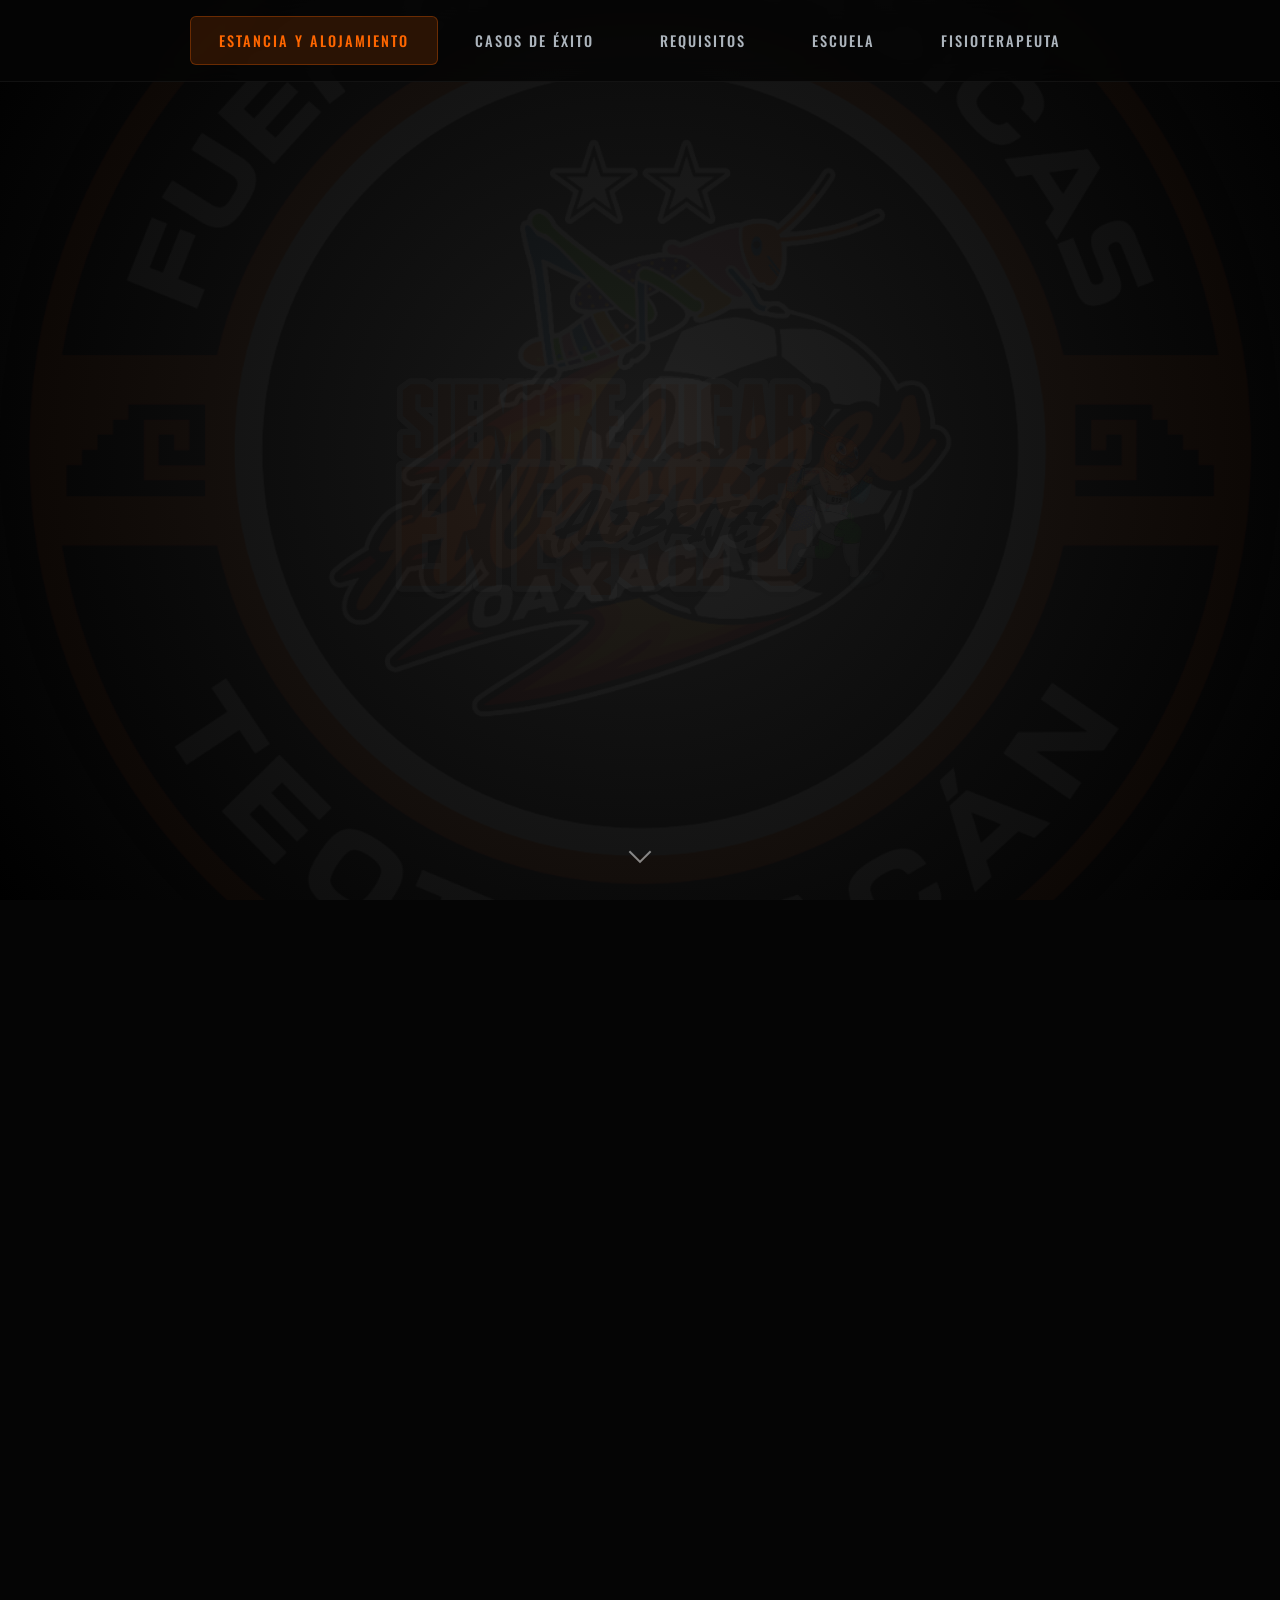
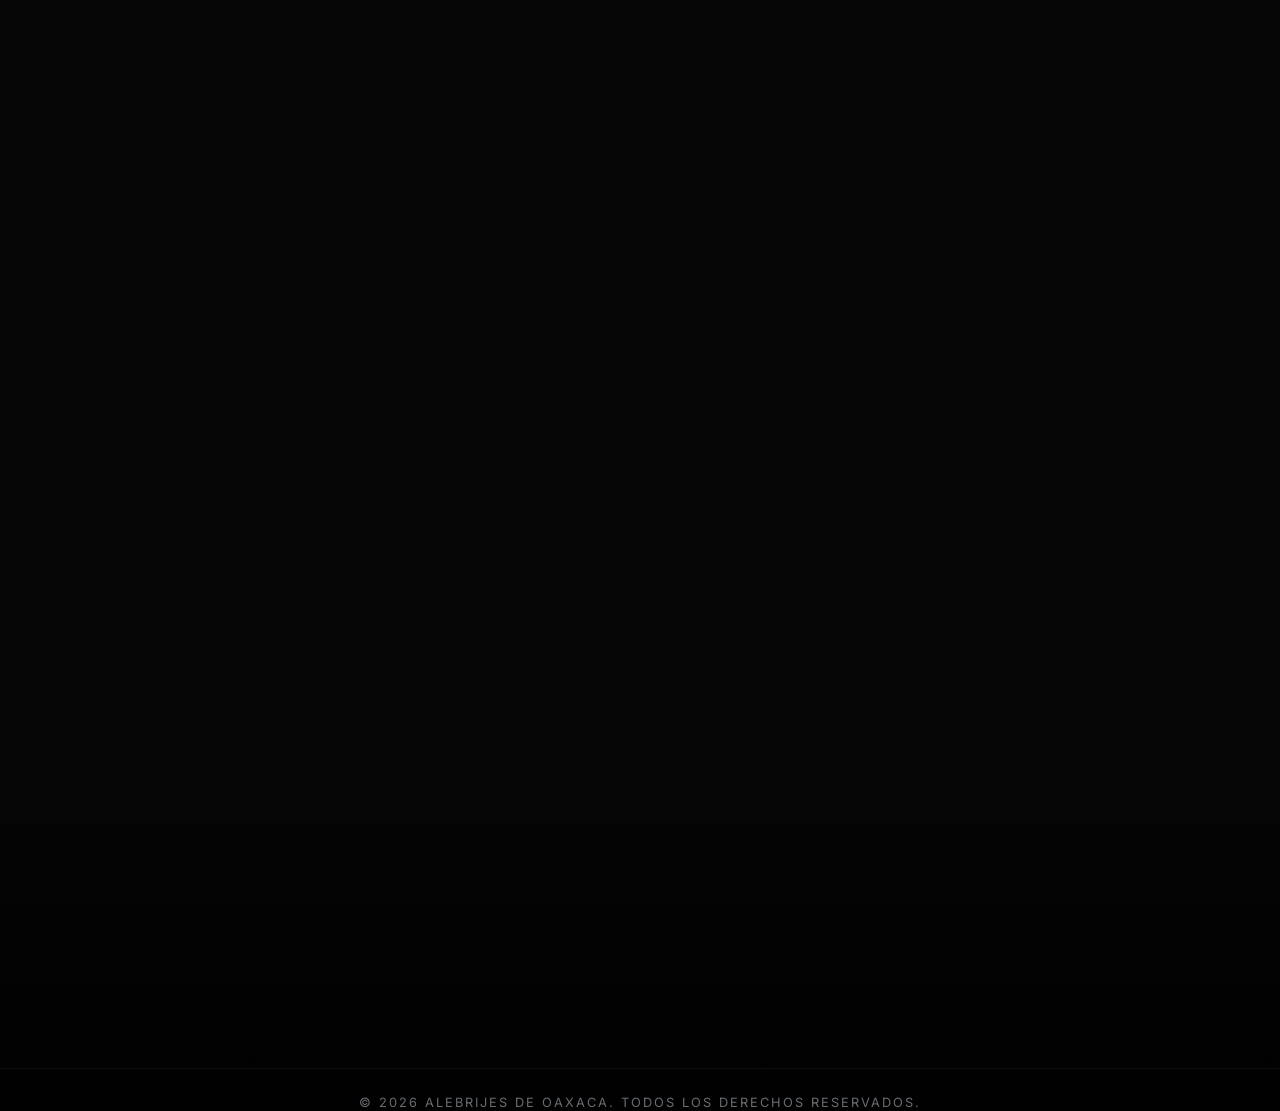
<file: index.html>
<!DOCTYPE html>
<html lang="es">

<head>
    <meta charset="UTF-8">
    <meta http-equiv="refresh" content="0; url=fuerzas-basicas.html">
    <title>Alebrijes de Oaxaca | Redirigiendo...</title>
</head>

<body>
    <p>Redirigiendo a <a href="fuerzas-basicas.html">Fuerzas Básicas</a>...</p>
</body>

</html>
</file>
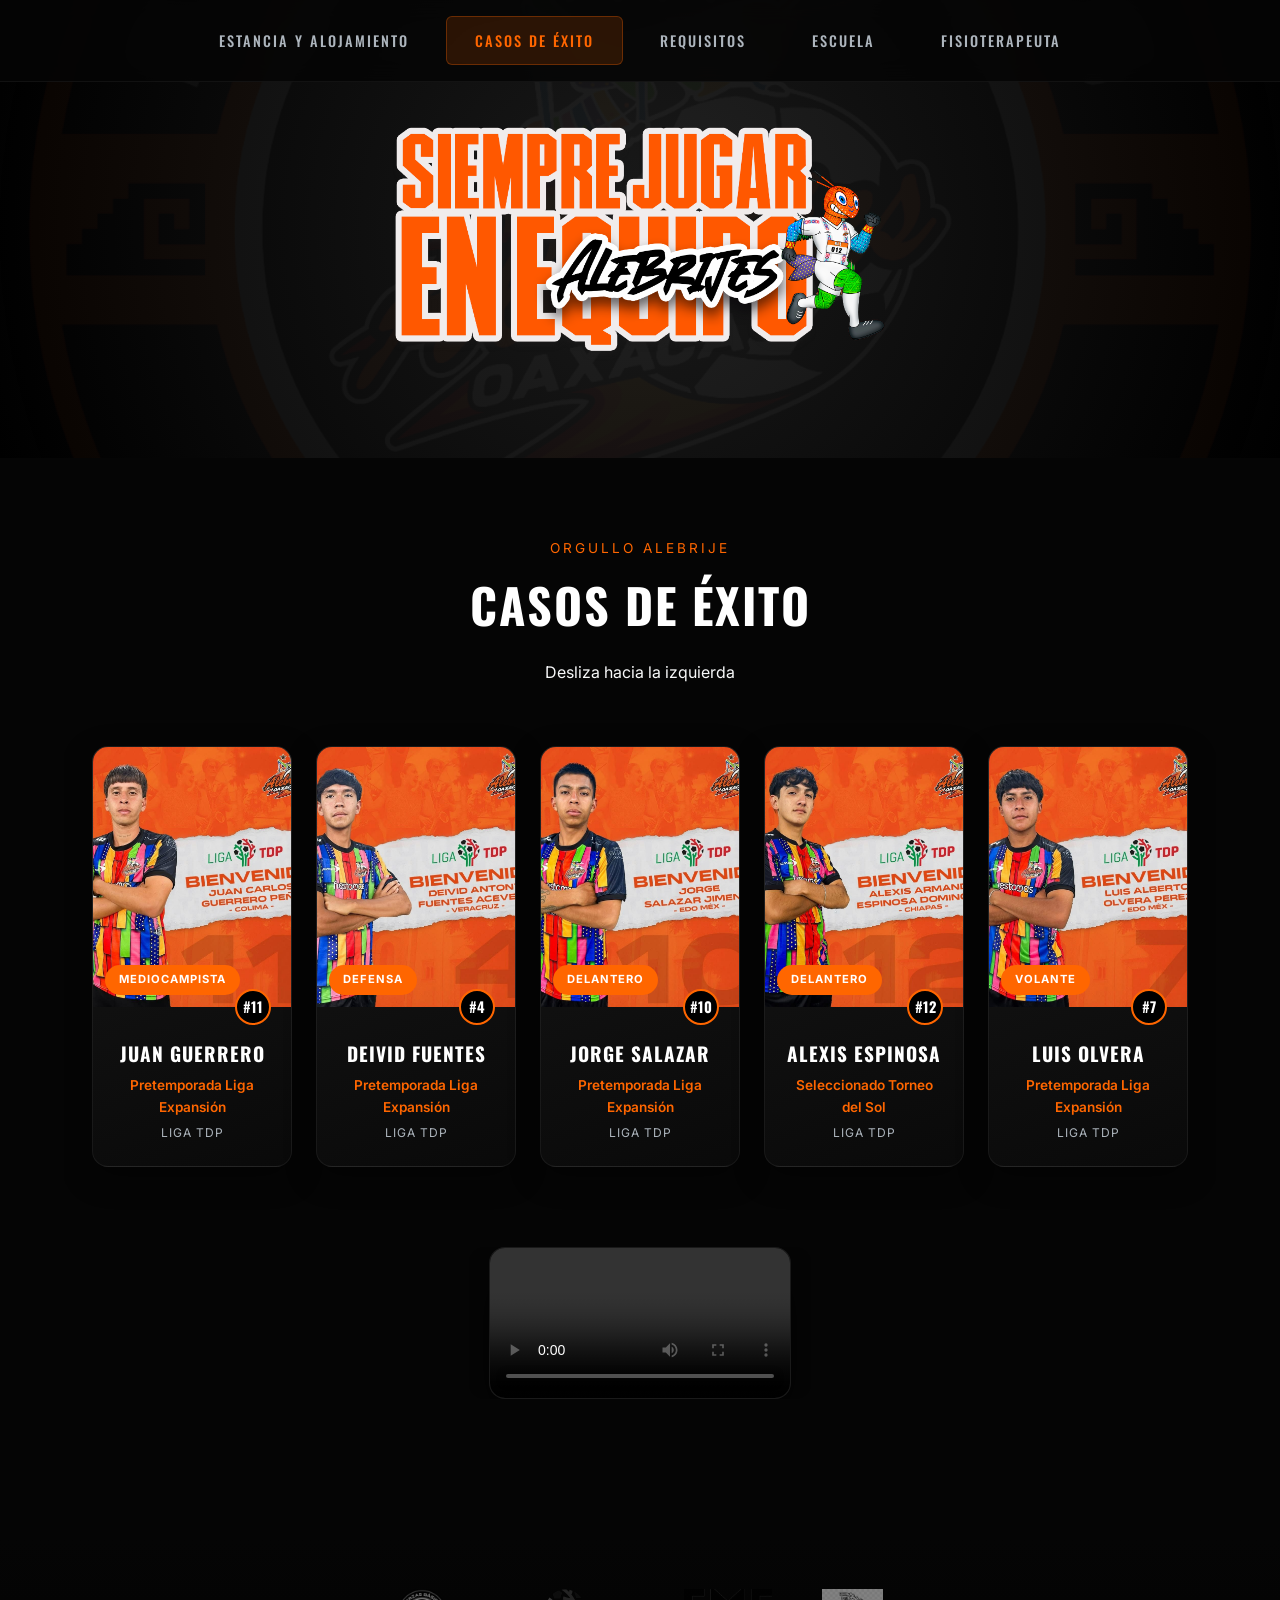
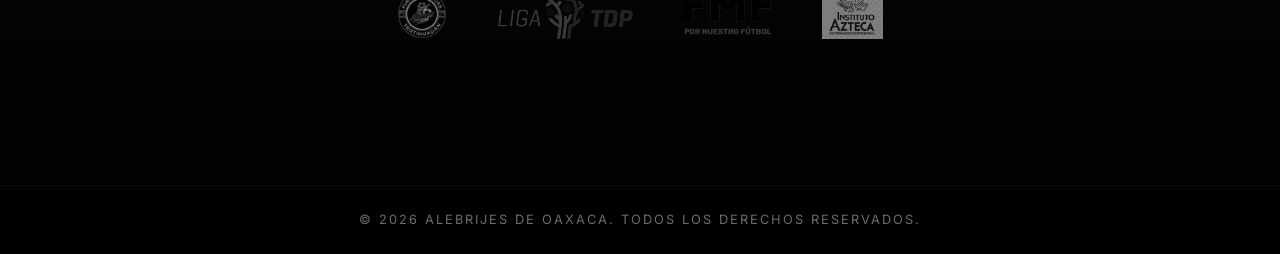
<file: casos-exito.html>
<!DOCTYPE html>
<html lang="es">

<head>
    <meta charset="UTF-8">
    <meta name="viewport" content="width=device-width, initial-scale=1.0">
    <title>Casos de Éxito | Alebrijes de Oaxaca</title>
    <meta name="description" content="Jugadores destacados y casos de éxito de Alebrijes de Oaxaca.">

    <!-- Google Fonts -->
    <link rel="preconnect" href="https://fonts.googleapis.com">
    <link rel="preconnect" href="https://fonts.gstatic.com" crossorigin>
    <link
        href="https://fonts.googleapis.com/css2?family=Oswald:wght@400;500;700&family=Inter:wght@300;400;600&display=swap"
        rel="stylesheet">

    <!-- Styles -->
    <link rel="stylesheet" href="css/styles.css">
</head>

<body>

    <!-- Navigation Menu -->
    <nav class="nav-menu" id="nav-menu">
        <button class="hamburger" id="hamburger" aria-label="Menú">
            <span></span>
            <span></span>
            <span></span>
        </button>
        <div class="nav-links" id="nav-links">
            <a href="fuerzas-basicas.html" class="nav-link">Estancia y Alojamiento</a>
            <a href="casos-exito.html" class="nav-link active">Casos de Éxito</a>
            <a href="requisitos.html" class="nav-link">Requisitos</a>
            <a href="escuela.html" class="nav-link">Escuela</a>
            <a href="fisioterapeuta.html" class="nav-link">Fisioterapeuta</a>
        </div>
    </nav>

    <!-- Hero Section -->
    <header class="hero hero-short">
        <div class="hero-overlay"></div>
        <div class="hero-content fade-in-up">
            <div class="text-container">
                <img src="assets/img/alebrijes-text.png" alt="Siempre Jugar en Equipo" class="hero-slogan">
            </div>
        </div>
    </header>

    <!-- Main Container -->
    <main class="container">

        <!-- Jugadores Destacados Section -->
        <section class="section featured-players-section" id="casos-exito">
            <div class="section-header fade-in">
                <span class="section-subtitle">Orgullo Alebrije</span>
                <h2 class="section-title">CASOS DE ÉXITO</h2>
                <p>Desliza hacia la izquierda</p>
            </div>

            <div class="players-grid fade-in-up">
                <!-- Player 1 -->
                <div class="player-card">
                    <div class="player-photo">
                        <img src="assets/img/Jugador_Destacado_1.jpg" alt="Juan Guerrero">
                        <span class="player-position">Mediocampista</span>
                    </div>
                    <div class="player-details">
                        <span class="player-number">#11</span>
                        <h3>Juan Guerrero</h3>
                        <p class="player-stat">Pretemporada Liga Expansión</p>
                        <p class="player-category">Liga TDP</p>
                    </div>
                </div>

                <!-- Player 2 -->
                <div class="player-card">
                    <div class="player-photo">
                        <img src="assets/img/Jugador_Destacado_2.jpg" alt="Deivid Fuentes">
                        <span class="player-position">Defensa</span>
                    </div>
                    <div class="player-details">
                        <span class="player-number">#4</span>
                        <h3>Deivid Fuentes</h3>
                        <p class="player-stat">Pretemporada Liga Expansión</p>
                        <p class="player-category">Liga TDP</p>
                    </div>
                </div>

                <!-- Player 3 -->
                <div class="player-card">
                    <div class="player-photo">
                        <img src="assets/img/Jugador_Destacado_3.jpg" alt="Jorge Salazar">
                        <span class="player-position">Delantero</span>
                    </div>
                    <div class="player-details">
                        <span class="player-number">#10</span>
                        <h3>Jorge Salazar</h3>
                        <p class="player-stat">Pretemporada Liga Expansión</p>
                        <p class="player-category">Liga TDP</p>
                    </div>
                </div>

                <!-- Player 4 -->
                <div class="player-card">
                    <div class="player-photo">
                        <img src="assets/img/Jugador_Destacado_4.jpg" alt="Alexis Espinosa">
                        <span class="player-position">Delantero</span>
                    </div>
                    <div class="player-details">
                        <span class="player-number">#12</span>
                        <h3>Alexis Espinosa</h3>
                        <p class="player-stat">Seleccionado Torneo del Sol</p>
                        <p class="player-category">Liga TDP</p>
                    </div>
                </div>

                <!-- Player 5 -->
                <div class="player-card">
                    <div class="player-photo">
                        <img src="assets/img/Jugador_Destacado_5.jpg" alt="Luis Olvera">
                        <span class="player-position">Volante</span>
                    </div>
                    <div class="player-details">
                        <span class="player-number">#7</span>
                        <h3>Luis Olvera</h3>
                        <p class="player-stat">Pretemporada Liga Expansión</p>
                        <p class="player-category">Liga TDP</p>
                    </div>
                </div>
            </div>

            <!-- Video Section -->
            <div class="video-container fade-in-up">
                <video controls playsinline>
                    <source src="assets/casosdeexito.mp4" type="video/mp4">
                    Tu navegador no soporta la reproducción de video.
                </video>
            </div>
        </section>

    </main>

    <!-- Footer -->
    <footer class="footer">
        <div class="logos-container fade-in">
            <img src="assets/img/alebrijes-badge.png" alt="Alebrijes Badge">
            <img src="assets/img/liga-tdp.png" alt="Liga TDP">
            <img src="assets/img/fmf.png" alt="FMF">
            <img src="assets/img/instituto-azteca.png" alt="Instituto Azteca">
        </div>
        <div class="footer-bottom">
            <p class="copyright">© 2026 Alebrijes de Oaxaca. Todos los derechos reservados.</p>
        </div>
    </footer>

    <script src="js/main.js"></script>
</body>


</html>
</file>
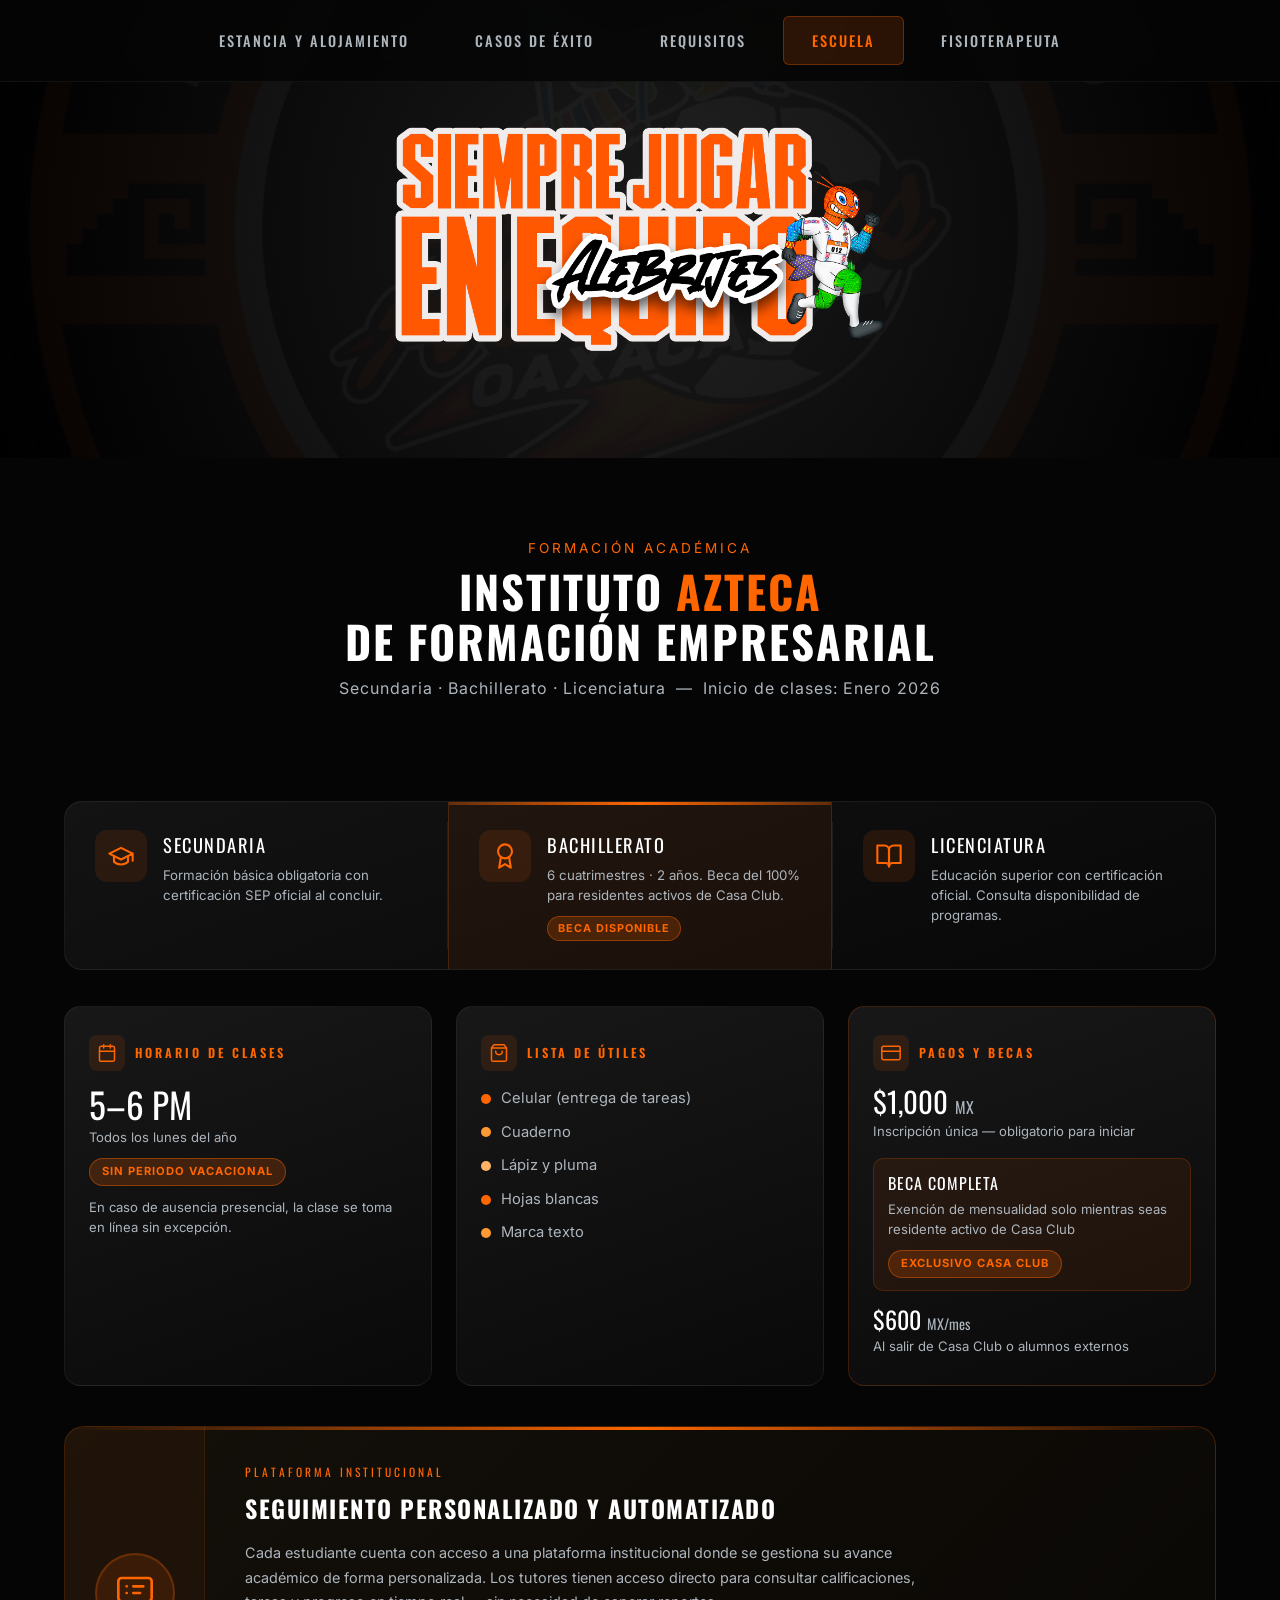
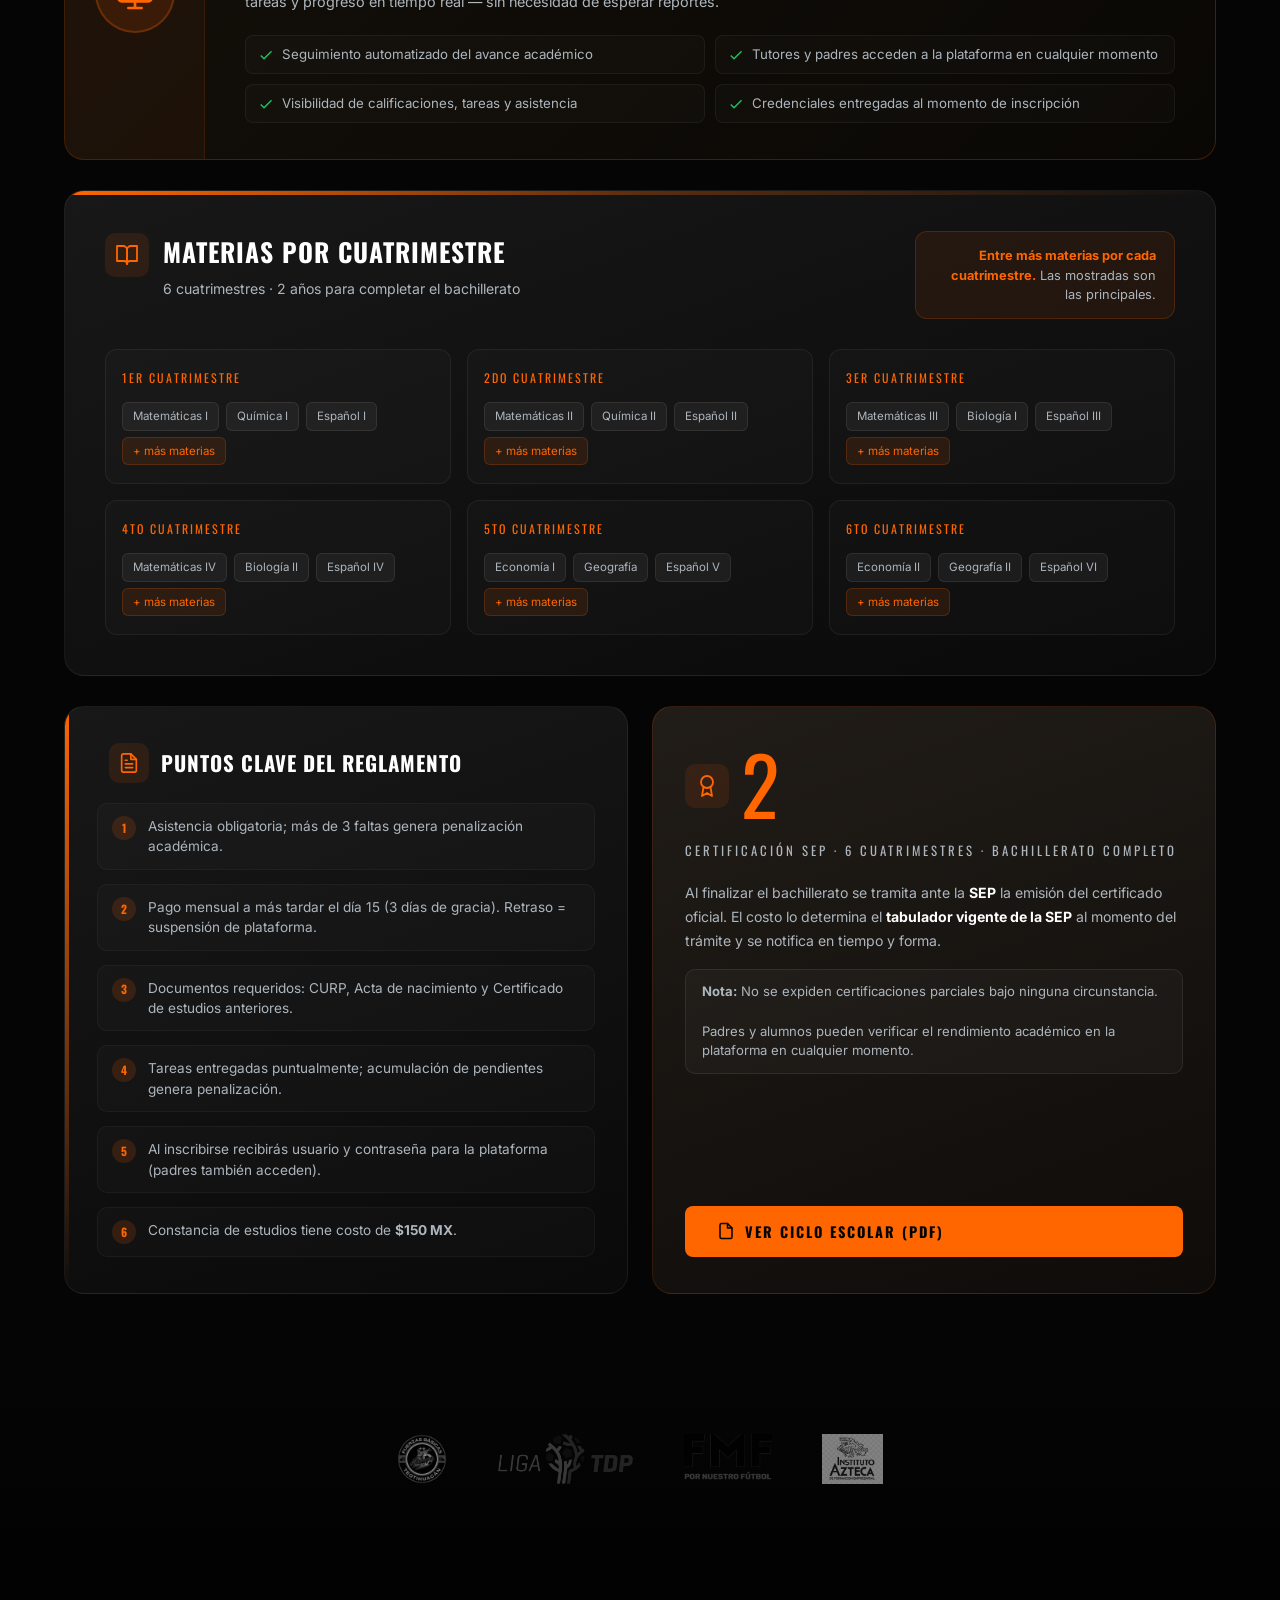
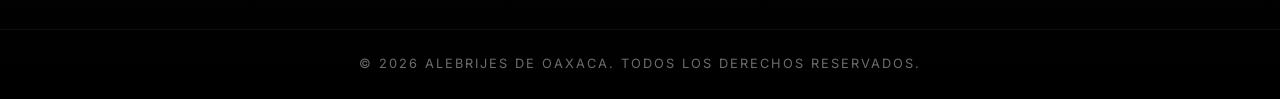
<file: escuela.html>
<!DOCTYPE html>
<html lang="es">

<head>
    <meta charset="UTF-8">
    <meta name="viewport" content="width=device-width, initial-scale=1.0">
    <title>Escuela | Alebrijes de Oaxaca</title>
    <meta name="description" content="Formación académica en el Instituto Azteca de Formación Empresarial. Bachillerato con beca completa para residentes de Casa Club.">
    <!-- Google Fonts -->
    <link rel="preconnect" href="https://fonts.googleapis.com">
    <link rel="preconnect" href="https://fonts.gstatic.com" crossorigin>
    <link href="https://fonts.googleapis.com/css2?family=Oswald:wght@400;500;700&family=Inter:wght@300;400;600&display=swap" rel="stylesheet">
    <!-- Styles -->
    <link rel="stylesheet" href="css/styles.css">
    <style>
        /* ===== ESCUELA PAGE STYLES ===== */
        .escuela-section {
            min-height: auto;
            padding: 80px 0 60px;
        }

        .escuela-hero-badge {
            display: inline-block;
            background: rgba(255, 102, 0, 0.15);
            border: 1px solid rgba(255, 102, 0, 0.35);
            border-radius: 50px;
            padding: 6px 20px;
            font-family: var(--font-heading);
            font-size: 0.8rem;
            letter-spacing: 3px;
            text-transform: uppercase;
            color: var(--primary-color);
            margin-bottom: 16px;
        }

        .instituto-title {
            font-family: var(--font-heading);
            font-size: 2.8rem;
            color: #fff;
            text-transform: uppercase;
            letter-spacing: 2px;
            line-height: 1.1;
            margin-bottom: 10px;
        }

        .instituto-title span {
            color: var(--primary-color);
        }

        .instituto-subtitle {
            color: var(--text-muted);
            font-size: 1rem;
            margin-bottom: 40px;
            letter-spacing: 1px;
        }

        /* Info Top Row */
        .escuela-top-grid {
            display: grid;
            grid-template-columns: repeat(3, 1fr);
            gap: 24px;
            margin-bottom: 40px;
        }

        .info-card {
            background: linear-gradient(160deg, rgba(25,25,25,0.95), rgba(10,10,10,0.95));
            border: 1px solid rgba(255,255,255,0.06);
            border-radius: 16px;
            padding: 28px 24px;
            transition: all 0.35s ease;
            position: relative;
            overflow: hidden;
        }

        .info-card::before {
            content: '';
            position: absolute;
            top: 0; left: 0;
            width: 100%; height: 3px;
            background: linear-gradient(90deg, var(--primary-color), transparent);
            opacity: 0;
            transition: opacity 0.3s;
        }

        .info-card:hover::before { opacity: 1; }
        .info-card:hover {
            transform: translateY(-5px);
            border-color: rgba(255,102,0,0.25);
            box-shadow: 0 16px 40px rgba(0,0,0,0.5);
        }

        .info-card-header {
            display: flex;
            align-items: center;
            gap: 10px;
            margin-bottom: 16px;
        }

        .info-card-icon {
            flex-shrink: 0;
            width: 36px;
            height: 36px;
            background: rgba(255,102,0,0.1);
            border-radius: 8px;
            display: flex;
            align-items: center;
            justify-content: center;
            color: var(--primary-color);
        }

        .info-card-label {
            font-family: var(--font-heading);
            font-size: 0.78rem;
            font-weight: 600;
            letter-spacing: 3px;
            text-transform: uppercase;
            color: var(--primary-color);
        }

        .info-card-value {
            font-family: var(--font-heading);
            font-size: 2.2rem;
            color: #fff;
            line-height: 1;
            margin-bottom: 6px;
        }

        .info-card-note {
            font-size: 0.82rem;
            color: var(--text-muted);
            line-height: 1.5;
        }

        .info-card-note strong {
            color: #fff;
        }

        .badge-pill {
            display: inline-block;
            background: rgba(255, 102, 0, 0.2);
            border: 1px solid rgba(255, 102, 0, 0.4);
            color: var(--primary-color);
            padding: 4px 12px;
            border-radius: 20px;
            font-size: 0.7rem;
            font-weight: 700;
            text-transform: uppercase;
            letter-spacing: 1px;
            margin-top: 10px;
        }

        /* Lista de Útiles */
        .utiles-list {
            list-style: none;
            display: flex;
            flex-direction: column;
            gap: 10px;
            margin-top: 14px;
        }

        .utiles-list li {
            display: flex;
            align-items: center;
            gap: 10px;
            font-size: 0.92rem;
            color: var(--text-muted);
        }

        .dot-colored {
            width: 10px;
            height: 10px;
            border-radius: 50%;
            flex-shrink: 0;
        }

        /* Materias Section */
        .materias-container {
            background: linear-gradient(160deg, rgba(25,25,25,0.95), rgba(10,10,10,0.95));
            border: 1px solid rgba(255,255,255,0.06);
            border-radius: 20px;
            padding: 40px;
            margin-bottom: 30px;
            position: relative;
            overflow: hidden;
        }

        .materias-container::before {
            content: '';
            position: absolute;
            top: 0; left: 0;
            width: 100%; height: 4px;
            background: linear-gradient(90deg, var(--primary-color), rgba(255,102,0,0.3), transparent);
        }

        .materias-header {
            display: flex;
            align-items: flex-start;
            justify-content: space-between;
            flex-wrap: wrap;
            gap: 16px;
            margin-bottom: 30px;
        }

        .materias-header-info {
            display: flex;
            align-items: flex-start;
            gap: 14px;
        }

        .materias-header-icon {
            flex-shrink: 0;
            width: 44px;
            height: 44px;
            background: rgba(255,102,0,0.1);
            border-radius: 10px;
            display: flex;
            align-items: center;
            justify-content: center;
            color: var(--primary-color);
            margin-top: 2px;
        }

        .materias-header-text h3 {
            font-family: var(--font-heading);
            font-size: 1.6rem;
            color: #fff;
            text-transform: uppercase;
            letter-spacing: 1px;
            margin-bottom: 6px;
        }

        .materias-header-text p {
            color: var(--text-muted);
            font-size: 0.88rem;
        }

        .materias-note {
            background: rgba(255,102,0,0.08);
            border: 1px solid rgba(255,102,0,0.2);
            border-radius: 12px;
            padding: 14px 18px;
            max-width: 260px;
            text-align: right;
        }

        .materias-note p {
            font-size: 0.8rem;
            color: var(--text-muted);
            line-height: 1.5;
        }

        .materias-note p strong {
            color: var(--primary-color);
        }

        .cuatrimestres-grid {
            display: grid;
            grid-template-columns: repeat(3, 1fr);
            gap: 16px;
        }

        .cuatrimestre-card {
            background: rgba(255,255,255,0.02);
            border: 1px solid rgba(255,255,255,0.06);
            border-radius: 12px;
            padding: 18px 16px;
            transition: border-color 0.3s ease;
        }

        .cuatrimestre-card:hover {
            border-color: rgba(255,102,0,0.2);
        }

        .cuatrimestre-label {
            font-family: var(--font-heading);
            font-size: 0.75rem;
            letter-spacing: 2px;
            color: var(--primary-color);
            text-transform: uppercase;
            margin-bottom: 12px;
        }

        .materia-tag {
            display: inline-block;
            background: rgba(255,255,255,0.05);
            border: 1px solid rgba(255,255,255,0.08);
            color: var(--text-muted);
            padding: 4px 10px;
            border-radius: 6px;
            font-size: 0.72rem;
            margin: 3px 3px 3px 0;
        }

        .mas-materias-tag {
            display: inline-block;
            background: rgba(255,102,0,0.1);
            border: 1px solid rgba(255,102,0,0.2);
            color: var(--primary-color);
            padding: 4px 10px;
            border-radius: 6px;
            font-size: 0.72rem;
            margin: 3px 0 0 0;
        }

        /* Reglamento + Certificación Row */
        .bottom-grid {
            display: grid;
            grid-template-columns: 1fr 1fr;
            gap: 24px;
            margin-bottom: 30px;
        }

        .reglamento-card {
            background: linear-gradient(160deg, rgba(25,25,25,0.95), rgba(10,10,10,0.95));
            border: 1px solid rgba(255,255,255,0.06);
            border-radius: 20px;
            padding: 36px 32px;
            position: relative;
            overflow: hidden;
        }

        .reglamento-card::before {
            content: '';
            position: absolute;
            top: 0; left: 0;
            width: 4px; height: 100%;
            background: linear-gradient(180deg, var(--primary-color), transparent);
        }

        .reglamento-card-header {
            display: flex;
            align-items: center;
            gap: 12px;
            margin-bottom: 20px;
            padding-left: 12px;
        }

        .reglamento-card-icon {
            flex-shrink: 0;
            width: 40px;
            height: 40px;
            background: rgba(255,102,0,0.1);
            border-radius: 10px;
            display: flex;
            align-items: center;
            justify-content: center;
            color: var(--primary-color);
        }

        .reglamento-card h3 {
            font-family: var(--font-heading);
            font-size: 1.3rem;
            color: #fff;
            text-transform: uppercase;
            letter-spacing: 1px;
            margin: 0;
        }

        .reglamento-list {
            list-style: none;
            display: flex;
            flex-direction: column;
            gap: 14px;
        }

        .reglamento-list li {
            display: flex;
            align-items: flex-start;
            gap: 12px;
            padding: 12px 14px;
            background: rgba(255,255,255,0.02);
            border-radius: 10px;
            border: 1px solid rgba(255,255,255,0.04);
            transition: all 0.3s;
        }

        .reglamento-list li:hover {
            background: rgba(255,255,255,0.04);
            border-color: rgba(255,102,0,0.15);
            transform: translateX(4px);
        }

        .reg-number {
            flex-shrink: 0;
            width: 24px;
            height: 24px;
            background: rgba(255,102,0,0.15);
            border-radius: 50%;
            display: flex;
            align-items: center;
            justify-content: center;
            font-family: var(--font-heading);
            font-size: 0.72rem;
            color: var(--primary-color);
            font-weight: 700;
        }

        .reglamento-list li p {
            font-size: 0.85rem;
            color: var(--text-muted);
            line-height: 1.5;
        }

        /* Certificación */
        .cert-card {
            background: linear-gradient(160deg, rgba(35,30,25,0.95), rgba(15,12,10,0.95));
            border: 1px solid rgba(255,102,0,0.15);
            border-radius: 20px;
            padding: 36px 32px;
            display: flex;
            flex-direction: column;
            justify-content: space-between;
        }

        .cert-years {
            font-family: var(--font-heading);
            font-size: 5rem;
            color: var(--primary-color);
            line-height: 1;
            margin-bottom: 6px;
        }

        .cert-header {
            display: flex;
            align-items: center;
            gap: 12px;
            margin-bottom: 12px;
        }

        .cert-icon {
            flex-shrink: 0;
            width: 44px;
            height: 44px;
            background: rgba(255,102,0,0.1);
            border-radius: 10px;
            display: flex;
            align-items: center;
            justify-content: center;
            color: var(--primary-color);
        }

        .cert-label {
            font-family: var(--font-heading);
            font-size: 0.8rem;
            letter-spacing: 3px;
            text-transform: uppercase;
            color: var(--text-muted);
            margin-bottom: 20px;
        }

        .cert-description {
            font-size: 0.88rem;
            color: var(--text-muted);
            line-height: 1.7;
            margin-bottom: 16px;
        }

        .cert-description strong {
            color: #fff;
        }

        .cert-warning {
            background: rgba(255,255,255,0.03);
            border: 1px solid rgba(255,255,255,0.08);
            border-radius: 10px;
            padding: 12px 16px;
            font-size: 0.82rem;
            color: var(--text-muted);
            line-height: 1.5;
        }

        /* School image embed */
        .school-image-container {
            max-width: 480px;
            margin: 0 auto 40px;
            border-radius: 16px;
            overflow: hidden;
            border: 1px solid rgba(255,255,255,0.08);
            box-shadow: 0 20px 50px rgba(0,0,0,0.5);
        }

        .school-image-container img {
            width: 100%;
            height: auto;
            display: block;
        }

        /* PDF Button */
        .pdf-btn {
            display: inline-flex;
            align-items: center;
            gap: 10px;
            background: var(--primary-color);
            color: #000;
            font-family: var(--font-heading);
            font-size: 0.9rem;
            font-weight: 700;
            letter-spacing: 2px;
            text-transform: uppercase;
            padding: 14px 32px;
            border-radius: 8px;
            transition: all 0.3s ease;
            margin-top: 20px;
        }

        .pdf-btn:hover {
            background: #ff8533;
            transform: translateY(-2px);
            box-shadow: 0 8px 24px rgba(255,102,0,0.4);
        }

        .pdf-btn svg {
            flex-shrink: 0;
        }

        /* ===== PLATAFORMA INSTITUCIONAL ===== */
        .plataforma-block {
            display: flex;
            align-items: center;
            gap: 0;
            background: linear-gradient(135deg, rgba(20,16,10,0.98), rgba(10,8,5,0.98));
            border: 1px solid rgba(255,102,0,0.22);
            border-radius: 20px;
            overflow: hidden;
            margin-bottom: 30px;
            position: relative;
        }

        .plataforma-block::before {
            content: '';
            position: absolute;
            top: 0; left: 0;
            width: 100%; height: 3px;
            background: linear-gradient(90deg, transparent, var(--primary-color), transparent);
        }

        .plataforma-icon-col {
            flex-shrink: 0;
            width: 140px;
            display: flex;
            align-items: center;
            justify-content: center;
            padding: 40px 20px;
            background: rgba(255,102,0,0.05);
            border-right: 1px solid rgba(255,102,0,0.12);
            align-self: stretch;
        }

        .plataforma-icon-circle {
            width: 80px;
            height: 80px;
            border-radius: 50%;
            background: rgba(255,102,0,0.12);
            border: 2px solid rgba(255,102,0,0.25);
            display: flex;
            align-items: center;
            justify-content: center;
            color: var(--primary-color);
        }

        .plataforma-body {
            padding: 36px 40px;
            flex: 1;
        }

        .plataforma-label {
            font-family: var(--font-heading);
            font-size: 0.72rem;
            letter-spacing: 3px;
            text-transform: uppercase;
            color: var(--primary-color);
            margin-bottom: 8px;
        }

        .plataforma-title {
            font-family: var(--font-heading);
            font-size: 1.5rem;
            color: #fff;
            text-transform: uppercase;
            letter-spacing: 1.5px;
            margin-bottom: 14px;
        }

        .plataforma-desc {
            font-size: 0.9rem;
            color: var(--text-muted);
            line-height: 1.7;
            margin-bottom: 20px;
            max-width: 680px;
        }

        .plataforma-features {
            display: grid;
            grid-template-columns: 1fr 1fr;
            gap: 10px;
        }

        .plat-feat {
            display: flex;
            align-items: center;
            gap: 8px;
            font-size: 0.83rem;
            color: var(--text-muted);
            padding: 8px 12px;
            background: rgba(255,255,255,0.02);
            border: 1px solid rgba(255,255,255,0.05);
            border-radius: 8px;
        }

        .plat-feat svg {
            flex-shrink: 0;
            color: #22c55e;
        }

        @media (max-width: 768px) {
            .plataforma-block {
                flex-direction: column;
            }
            .plataforma-icon-col {
                width: 100%;
                padding: 28px 20px 20px;
                border-right: none;
                border-bottom: 1px solid rgba(255,102,0,0.12);
                align-self: auto;
            }
            .plataforma-body {
                padding: 24px 20px;
            }
            .plataforma-features {
                grid-template-columns: 1fr;
            }
            .plataforma-title {
                font-size: 1.2rem;
            }
        }

        /* ===== NIVELES EDUCATIVOS ===== */

        .niveles-row {
            display: flex;
            align-items: stretch;
            gap: 0;
            background: linear-gradient(160deg, rgba(20,20,20,0.95), rgba(8,8,8,0.95));
            border: 1px solid rgba(255,255,255,0.07);
            border-radius: 18px;
            overflow: hidden;
            margin-bottom: 36px;
        }

        .nivel-card {
            display: flex;
            align-items: flex-start;
            gap: 16px;
            padding: 28px 30px;
            flex: 1;
            transition: background 0.3s ease;
        }

        .nivel-card:hover {
            background: rgba(255,255,255,0.02);
        }

        .nivel-active {
            background: rgba(255, 102, 0, 0.07);
            border-left: 1px solid rgba(255,102,0,0.2);
            border-right: 1px solid rgba(255,102,0,0.2);
            position: relative;
        }

        .nivel-active::before {
            content: '';
            position: absolute;
            top: 0; left: 0;
            width: 100%; height: 3px;
            background: linear-gradient(90deg, rgba(255,102,0,0.3), var(--primary-color), rgba(255,102,0,0.3));
        }

        .nivel-icon {
            flex-shrink: 0;
            width: 52px;
            height: 52px;
            background: rgba(255,102,0,0.1);
            border-radius: 12px;
            display: flex;
            align-items: center;
            justify-content: center;
            color: var(--primary-color);
        }

        .nivel-name {
            font-family: var(--font-heading);
            font-size: 1.15rem;
            text-transform: uppercase;
            letter-spacing: 1.5px;
            color: #fff;
            margin-bottom: 6px;
        }

        .nivel-desc {
            font-size: 0.83rem;
            color: var(--text-muted);
            line-height: 1.5;
        }

        .nivel-badge {
            display: inline-block;
            margin-top: 10px;
            background: rgba(255,102,0,0.2);
            border: 1px solid rgba(255,102,0,0.4);
            color: var(--primary-color);
            padding: 3px 10px;
            border-radius: 20px;
            font-size: 0.68rem;
            font-weight: 700;
            text-transform: uppercase;
            letter-spacing: 1px;
        }

        .nivel-divider {
            width: 1px;
            background: rgba(255,255,255,0.07);
            margin: 20px 0;
        }

        @media (max-width: 768px) {
            .niveles-row {
                flex-direction: column;
            }
            .nivel-active {
                border-left: none;
                border-right: none;
                border-top: 1px solid rgba(255,102,0,0.2);
                border-bottom: 1px solid rgba(255,102,0,0.2);
            }
            .nivel-active::before {
                width: 3px; height: 100%;
                background: linear-gradient(180deg, rgba(255,102,0,0.3), var(--primary-color), rgba(255,102,0,0.3));
            }
            .nivel-divider {
                width: auto; height: 1px;
                margin: 0 20px;
            }
            .nivel-card {
                padding: 22px 20px;
            }
        }

        /* Responsive */
        @media (max-width: 1024px) {
            .escuela-top-grid { grid-template-columns: repeat(2, 1fr); }
            .cuatrimestres-grid { grid-template-columns: repeat(2, 1fr); }
        }

        @media (max-width: 768px) {
            .escuela-top-grid { grid-template-columns: 1fr; }
            .cuatrimestres-grid { grid-template-columns: 1fr; }
            .bottom-grid { grid-template-columns: 1fr; }
            .instituto-title { font-size: 1.8rem; }
            .materias-container { padding: 24px 20px; }
            .materias-header { flex-direction: column; }
            .materias-note { max-width: 100%; text-align: left; }
            .cert-years { font-size: 3.5rem; }
            .materias-header-info { flex-direction: row; }
        }
    </style>
</head>

<body>
    <!-- Navigation Menu -->
    <nav class="nav-menu" id="nav-menu">
        <button class="hamburger" id="hamburger" aria-label="Menú">
            <span></span>
            <span></span>
            <span></span>
        </button>
        <div class="nav-links" id="nav-links">
            <a href="fuerzas-basicas.html" class="nav-link">Estancia y Alojamiento</a>
            <a href="casos-exito.html" class="nav-link">Casos de Éxito</a>
            <a href="requisitos.html" class="nav-link">Requisitos</a>
            <a href="escuela.html" class="nav-link active">Escuela</a>
            <a href="fisioterapeuta.html" class="nav-link">Fisioterapeuta</a>
        </div>
    </nav>

    <!-- Hero Section -->
    <header class="hero hero-short">
        <div class="hero-overlay"></div>
        <div class="hero-content fade-in-up">
            <div class="text-container">
                <img src="assets/img/alebrijes-text.png" alt="Siempre Jugar en Equipo" class="hero-slogan">
            </div>
        </div>
    </header>

    <!-- Main Container -->
    <main class="container">

        <!-- Header -->
        <section class="section escuela-section" id="escuela">
            <div class="section-header fade-in">
                <span class="section-subtitle">Formación Académica</span>
                <h2 class="instituto-title">Instituto <span>Azteca</span><br>de Formación Empresarial</h2>
                <p class="instituto-subtitle">Secundaria · Bachillerato · Licenciatura &nbsp;&mdash;&nbsp; Inicio de clases: Enero 2026</p>
            </div>

            <!-- Niveles Educativos -->
            <div class="niveles-row fade-in-up">
                <div class="nivel-card">
                    <div class="nivel-icon">
                        <svg viewBox="0 0 24 24" width="28" height="28" fill="none" stroke="currentColor" stroke-width="1.8" stroke-linecap="round" stroke-linejoin="round">
                            <path d="M22 10v6M2 10l10-5 10 5-10 5z"/>
                            <path d="M6 12v5c3 3 9 3 12 0v-5"/>
                        </svg>
                    </div>
                    <div>
                        <p class="nivel-name">Secundaria</p>
                        <p class="nivel-desc">Formación básica obligatoria con certificación SEP oficial al concluir.</p>
                    </div>
                </div>
                <div class="nivel-divider"></div>
                <div class="nivel-card nivel-active">
                    <div class="nivel-icon">
                        <svg viewBox="0 0 24 24" width="28" height="28" fill="none" stroke="currentColor" stroke-width="1.8" stroke-linecap="round" stroke-linejoin="round">
                            <circle cx="12" cy="8" r="6"/>
                            <path d="M15.477 12.89L17 22l-5-3-5 3 1.523-9.11"/>
                        </svg>
                    </div>
                    <div>
                        <p class="nivel-name">Bachillerato</p>
                        <p class="nivel-desc">6 cuatrimestres · 2 años. Beca del 100% para residentes activos de Casa Club.</p>
                        <span class="nivel-badge">Beca Disponible</span>
                    </div>
                </div>
                <div class="nivel-divider"></div>
                <div class="nivel-card">
                    <div class="nivel-icon">
                        <svg viewBox="0 0 24 24" width="28" height="28" fill="none" stroke="currentColor" stroke-width="1.8" stroke-linecap="round" stroke-linejoin="round">
                            <path d="M2 3h6a4 4 0 0 1 4 4v14a3 3 0 0 0-3-3H2z"/>
                            <path d="M22 3h-6a4 4 0 0 0-4 4v14a3 3 0 0 1 3-3h7z"/>
                        </svg>
                    </div>
                    <div>
                        <p class="nivel-name">Licenciatura</p>
                        <p class="nivel-desc">Educación superior con certificación oficial. Consulta disponibilidad de programas.</p>
                    </div>
                </div>
            </div>

            <!-- Top Info Cards -->
            <div class="escuela-top-grid fade-in-up">

                <!-- Horario -->
                <div class="info-card">
                    <div class="info-card-header">
                        <div class="info-card-icon">
                            <svg viewBox="0 0 24 24" width="20" height="20" fill="none" stroke="currentColor" stroke-width="1.8" stroke-linecap="round" stroke-linejoin="round">
                                <rect x="3" y="4" width="18" height="18" rx="2"/>
                                <line x1="16" y1="2" x2="16" y2="6"/>
                                <line x1="8" y1="2" x2="8" y2="6"/>
                                <line x1="3" y1="10" x2="21" y2="10"/>
                            </svg>
                        </div>
                        <div class="info-card-label">Horario de Clases</div>
                    </div>
                    <div class="info-card-value">5–6 PM</div>
                    <p class="info-card-note">Todos los lunes del año</p>
                    <div class="badge-pill">Sin Periodo Vacacional</div>
                    <p class="info-card-note" style="margin-top:12px;">En caso de ausencia presencial, la clase se toma en línea sin excepción.</p>
                </div>

                <!-- Lista de Útiles -->
                <div class="info-card">
                    <div class="info-card-header">
                        <div class="info-card-icon">
                            <svg viewBox="0 0 24 24" width="20" height="20" fill="none" stroke="currentColor" stroke-width="1.8" stroke-linecap="round" stroke-linejoin="round">
                                <path d="M6 2L3 6v14a2 2 0 0 0 2 2h14a2 2 0 0 0 2-2V6l-3-4z"/>
                                <line x1="3" y1="6" x2="21" y2="6"/>
                                <path d="M16 10a4 4 0 0 1-8 0"/>
                            </svg>
                        </div>
                        <div class="info-card-label">Lista de Útiles</div>
                    </div>
                    <ul class="utiles-list">
                        <li><span class="dot-colored" style="background:#FF6600;"></span>Celular (entrega de tareas)</li>
                        <li><span class="dot-colored" style="background:#FF9933;"></span>Cuaderno</li>
                        <li><span class="dot-colored" style="background:#FFB366;"></span>Lápiz y pluma</li>
                        <li><span class="dot-colored" style="background:#FF6600;"></span>Hojas blancas</li>
                        <li><span class="dot-colored" style="background:#FF9933;"></span>Marca texto</li>
                    </ul>
                </div>

                <!-- Pagos y Becas -->
                <div class="info-card" style="border-color: rgba(255,102,0,0.2);">
                    <div class="info-card-header">
                        <div class="info-card-icon">
                            <svg viewBox="0 0 24 24" width="20" height="20" fill="none" stroke="currentColor" stroke-width="1.8" stroke-linecap="round" stroke-linejoin="round">
                                <rect x="1" y="4" width="22" height="16" rx="2"/>
                                <line x1="1" y1="10" x2="23" y2="10"/>
                            </svg>
                        </div>
                        <div class="info-card-label">Pagos y Becas</div>
                    </div>
                    <div style="display:flex;flex-direction:column;gap:16px;margin-top:8px;">
                        <div>
                            <div class="info-card-value" style="font-size:1.8rem;">$1,000 <span style="font-size:1rem;color:var(--text-muted);">MX</span></div>
                            <p class="info-card-note">Inscripción única — obligatorio para iniciar</p>
                        </div>
                        <div style="background:rgba(255,102,0,0.08);border:1px solid rgba(255,102,0,0.2);border-radius:10px;padding:12px 14px;">
                            <p style="font-family:var(--font-heading);font-size:1rem;color:#fff;text-transform:uppercase;letter-spacing:1px;margin-bottom:4px;">Beca Completa</p>
                            <p class="info-card-note">Exención de mensualidad solo mientras seas residente activo de Casa Club</p>
                            <div class="badge-pill">Exclusivo Casa Club</div>
                        </div>
                        <div>
                            <div class="info-card-value" style="font-size:1.5rem;">$600 <span style="font-size:0.9rem;color:var(--text-muted);">MX/mes</span></div>
                            <p class="info-card-note">Al salir de Casa Club o alumnos externos</p>
                        </div>
                    </div>
                </div>

            </div>

            <!-- Plataforma Institucional -->
            <div class="plataforma-block fade-in-up">
                <div class="plataforma-icon-col">
                    <div class="plataforma-icon-circle">
                        <svg viewBox="0 0 24 24" width="40" height="40" fill="none" stroke="currentColor" stroke-width="1.6" stroke-linecap="round" stroke-linejoin="round">
                            <rect x="2" y="3" width="20" height="14" rx="2"/>
                            <path d="M8 21h8M12 17v4"/>
                            <path d="M7 8h.01M11 8h6M7 12h.01M11 12h4"/>
                        </svg>
                    </div>
                </div>
                <div class="plataforma-body">
                    <p class="plataforma-label">Plataforma Institucional</p>
                    <h3 class="plataforma-title">Seguimiento Personalizado y Automatizado</h3>
                    <p class="plataforma-desc">Cada estudiante cuenta con acceso a una plataforma institucional donde se gestiona su avance académico de forma personalizada. Los tutores tienen acceso directo para consultar calificaciones, tareas y progreso en tiempo real — sin necesidad de esperar reportes.</p>
                    <div class="plataforma-features">
                        <div class="plat-feat">
                            <svg viewBox="0 0 24 24" width="16" height="16" fill="none" stroke="currentColor" stroke-width="2" stroke-linecap="round" stroke-linejoin="round">
                                <path d="M9 16.17L4.83 12l-1.42 1.41L9 19 21 7l-1.41-1.41L9 16.17z" fill="currentColor" stroke="none"/>
                            </svg>
                            Seguimiento automatizado del avance académico
                        </div>
                        <div class="plat-feat">
                            <svg viewBox="0 0 24 24" width="16" height="16" fill="none" stroke="currentColor" stroke-width="2" stroke-linecap="round" stroke-linejoin="round">
                                <path d="M9 16.17L4.83 12l-1.42 1.41L9 19 21 7l-1.41-1.41L9 16.17z" fill="currentColor" stroke="none"/>
                            </svg>
                            Tutores y padres acceden a la plataforma en cualquier momento
                        </div>
                        <div class="plat-feat">
                            <svg viewBox="0 0 24 24" width="16" height="16" fill="none" stroke="currentColor" stroke-width="2" stroke-linecap="round" stroke-linejoin="round">
                                <path d="M9 16.17L4.83 12l-1.42 1.41L9 19 21 7l-1.41-1.41L9 16.17z" fill="currentColor" stroke="none"/>
                            </svg>
                            Visibilidad de calificaciones, tareas y asistencia
                        </div>
                        <div class="plat-feat">
                            <svg viewBox="0 0 24 24" width="16" height="16" fill="none" stroke="currentColor" stroke-width="2" stroke-linecap="round" stroke-linejoin="round">
                                <path d="M9 16.17L4.83 12l-1.42 1.41L9 19 21 7l-1.41-1.41L9 16.17z" fill="currentColor" stroke="none"/>
                            </svg>
                            Credenciales entregadas al momento de inscripción
                        </div>
                    </div>
                </div>
            </div>

            <!-- Materias por Cuatrimestre -->
            <div class="materias-container fade-in-up">
                <div class="materias-header">
                    <div class="materias-header-info">
                        <div class="materias-header-icon">
                            <svg viewBox="0 0 24 24" width="24" height="24" fill="none" stroke="currentColor" stroke-width="1.8" stroke-linecap="round" stroke-linejoin="round">
                                <path d="M2 3h6a4 4 0 0 1 4 4v14a3 3 0 0 0-3-3H2z"/>
                                <path d="M22 3h-6a4 4 0 0 0-4 4v14a3 3 0 0 1 3-3h7z"/>
                            </svg>
                        </div>
                        <div class="materias-header-text">
                            <h3>Materias por Cuatrimestre</h3>
                            <p>6 cuatrimestres · 2 años para completar el bachillerato</p>
                        </div>
                    </div>
                    <div class="materias-note">
                        <p><strong>Entre más materias por cada cuatrimestre.</strong> Las mostradas son las principales.</p>
                    </div>
                </div>

                <div class="cuatrimestres-grid">
                    <div class="cuatrimestre-card">
                        <div class="cuatrimestre-label">1er Cuatrimestre</div>
                        <span class="materia-tag">Matemáticas I</span>
                        <span class="materia-tag">Química I</span>
                        <span class="materia-tag">Español I</span>
                        <span class="mas-materias-tag">+ más materias</span>
                    </div>
                    <div class="cuatrimestre-card">
                        <div class="cuatrimestre-label">2do Cuatrimestre</div>
                        <span class="materia-tag">Matemáticas II</span>
                        <span class="materia-tag">Química II</span>
                        <span class="materia-tag">Español II</span>
                        <span class="mas-materias-tag">+ más materias</span>
                    </div>
                    <div class="cuatrimestre-card">
                        <div class="cuatrimestre-label">3er Cuatrimestre</div>
                        <span class="materia-tag">Matemáticas III</span>
                        <span class="materia-tag">Biología I</span>
                        <span class="materia-tag">Español III</span>
                        <span class="mas-materias-tag">+ más materias</span>
                    </div>
                    <div class="cuatrimestre-card">
                        <div class="cuatrimestre-label">4to Cuatrimestre</div>
                        <span class="materia-tag">Matemáticas IV</span>
                        <span class="materia-tag">Biología II</span>
                        <span class="materia-tag">Español IV</span>
                        <span class="mas-materias-tag">+ más materias</span>
                    </div>
                    <div class="cuatrimestre-card">
                        <div class="cuatrimestre-label">5to Cuatrimestre</div>
                        <span class="materia-tag">Economía I</span>
                        <span class="materia-tag">Geografía</span>
                        <span class="materia-tag">Español V</span>
                        <span class="mas-materias-tag">+ más materias</span>
                    </div>
                    <div class="cuatrimestre-card">
                        <div class="cuatrimestre-label">6to Cuatrimestre</div>
                        <span class="materia-tag">Economía II</span>
                        <span class="materia-tag">Geografía II</span>
                        <span class="materia-tag">Español VI</span>
                        <span class="mas-materias-tag">+ más materias</span>
                    </div>
                </div>
            </div>

            <!-- Reglamento + Certificación -->
            <div class="bottom-grid fade-in-up">

                <!-- Reglamento -->
                <div class="reglamento-card">
                    <div class="reglamento-card-header">
                        <div class="reglamento-card-icon">
                            <svg viewBox="0 0 24 24" width="22" height="22" fill="none" stroke="currentColor" stroke-width="1.8" stroke-linecap="round" stroke-linejoin="round">
                                <path d="M14 2H6a2 2 0 0 0-2 2v16a2 2 0 0 0 2 2h12a2 2 0 0 0 2-2V8z"/>
                                <polyline points="14 2 14 8 20 8"/>
                                <line x1="16" y1="13" x2="8" y2="13"/>
                                <line x1="16" y1="17" x2="8" y2="17"/>
                                <polyline points="10 9 9 9 8 9"/>
                            </svg>
                        </div>
                        <h3>Puntos Clave del Reglamento</h3>
                    </div>
                    <ul class="reglamento-list">
                        <li>
                            <span class="reg-number">1</span>
                            <p>Asistencia obligatoria; más de 3 faltas genera penalización académica.</p>
                        </li>
                        <li>
                            <span class="reg-number">2</span>
                            <p>Pago mensual a más tardar el día 15 (3 días de gracia). Retraso = suspensión de plataforma.</p>
                        </li>
                        <li>
                            <span class="reg-number">3</span>
                            <p>Documentos requeridos: CURP, Acta de nacimiento y Certificado de estudios anteriores.</p>
                        </li>
                        <li>
                            <span class="reg-number">4</span>
                            <p>Tareas entregadas puntualmente; acumulación de pendientes genera penalización.</p>
                        </li>
                        <li>
                            <span class="reg-number">5</span>
                            <p>Al inscribirse recibirás usuario y contraseña para la plataforma (padres también acceden).</p>
                        </li>
                        <li>
                            <span class="reg-number">6</span>
                            <p>Constancia de estudios tiene costo de <strong>$150 MX</strong>.</p>
                        </li>
                    </ul>
                </div>

                <!-- Certificación SEP -->
                <div class="cert-card">
                    <div>
                        <div class="cert-header">
                            <div class="cert-icon">
                                <svg viewBox="0 0 24 24" width="24" height="24" fill="none" stroke="currentColor" stroke-width="1.8" stroke-linecap="round" stroke-linejoin="round">
                                    <circle cx="12" cy="8" r="6"/>
                                    <path d="M15.477 12.89L17 22l-5-3-5 3 1.523-9.11"/>
                                </svg>
                            </div>
                            <div class="cert-years">2</div>
                        </div>
                        <div class="cert-label">Certificación SEP · 6 Cuatrimestres · Bachillerato Completo</div>
                        <p class="cert-description">
                            Al finalizar el bachillerato se tramita ante la <strong>SEP</strong> la emisión del certificado oficial.
                            El costo lo determina el <strong>tabulador vigente de la SEP</strong> al momento del trámite y se notifica en tiempo y forma.
                        </p>
                        <div class="cert-warning">
                            <strong>Nota:</strong> No se expiden certificaciones parciales bajo ninguna circunstancia.<br><br>
                            Padres y alumnos pueden verificar el rendimiento académico en la plataforma en cualquier momento.
                        </div>
                    </div>
                    <a href="assets/CicloEscolar_Alebrijes.pdf" target="_blank" class="pdf-btn">
                        <svg viewBox="0 0 24 24" width="18" height="18" fill="none" stroke="currentColor" stroke-width="2" stroke-linecap="round" stroke-linejoin="round">
                            <path d="M14 2H6a2 2 0 0 0-2 2v16a2 2 0 0 0 2 2h12a2 2 0 0 0 2-2V8z"/>
                            <polyline points="14 2 14 8 20 8"/>
                        </svg>
                        Ver Ciclo Escolar (PDF)
                    </a>
                </div>

            </div>

        </section>

    </main>

    <!-- Footer -->
    <footer class="footer">
        <div class="logos-container fade-in">
            <img src="assets/img/alebrijes-badge.png" alt="Alebrijes Badge">
            <img src="assets/img/liga-tdp.png" alt="Liga TDP">
            <img src="assets/img/fmf.png" alt="FMF">
            <img src="assets/img/instituto-azteca.png" alt="Instituto Azteca">
        </div>
        <div class="footer-bottom">
            <p class="copyright">© 2026 Alebrijes de Oaxaca. Todos los derechos reservados.</p>
        </div>
    </footer>

    <script src="js/main.js"></script>
</body>

</html>
</file>
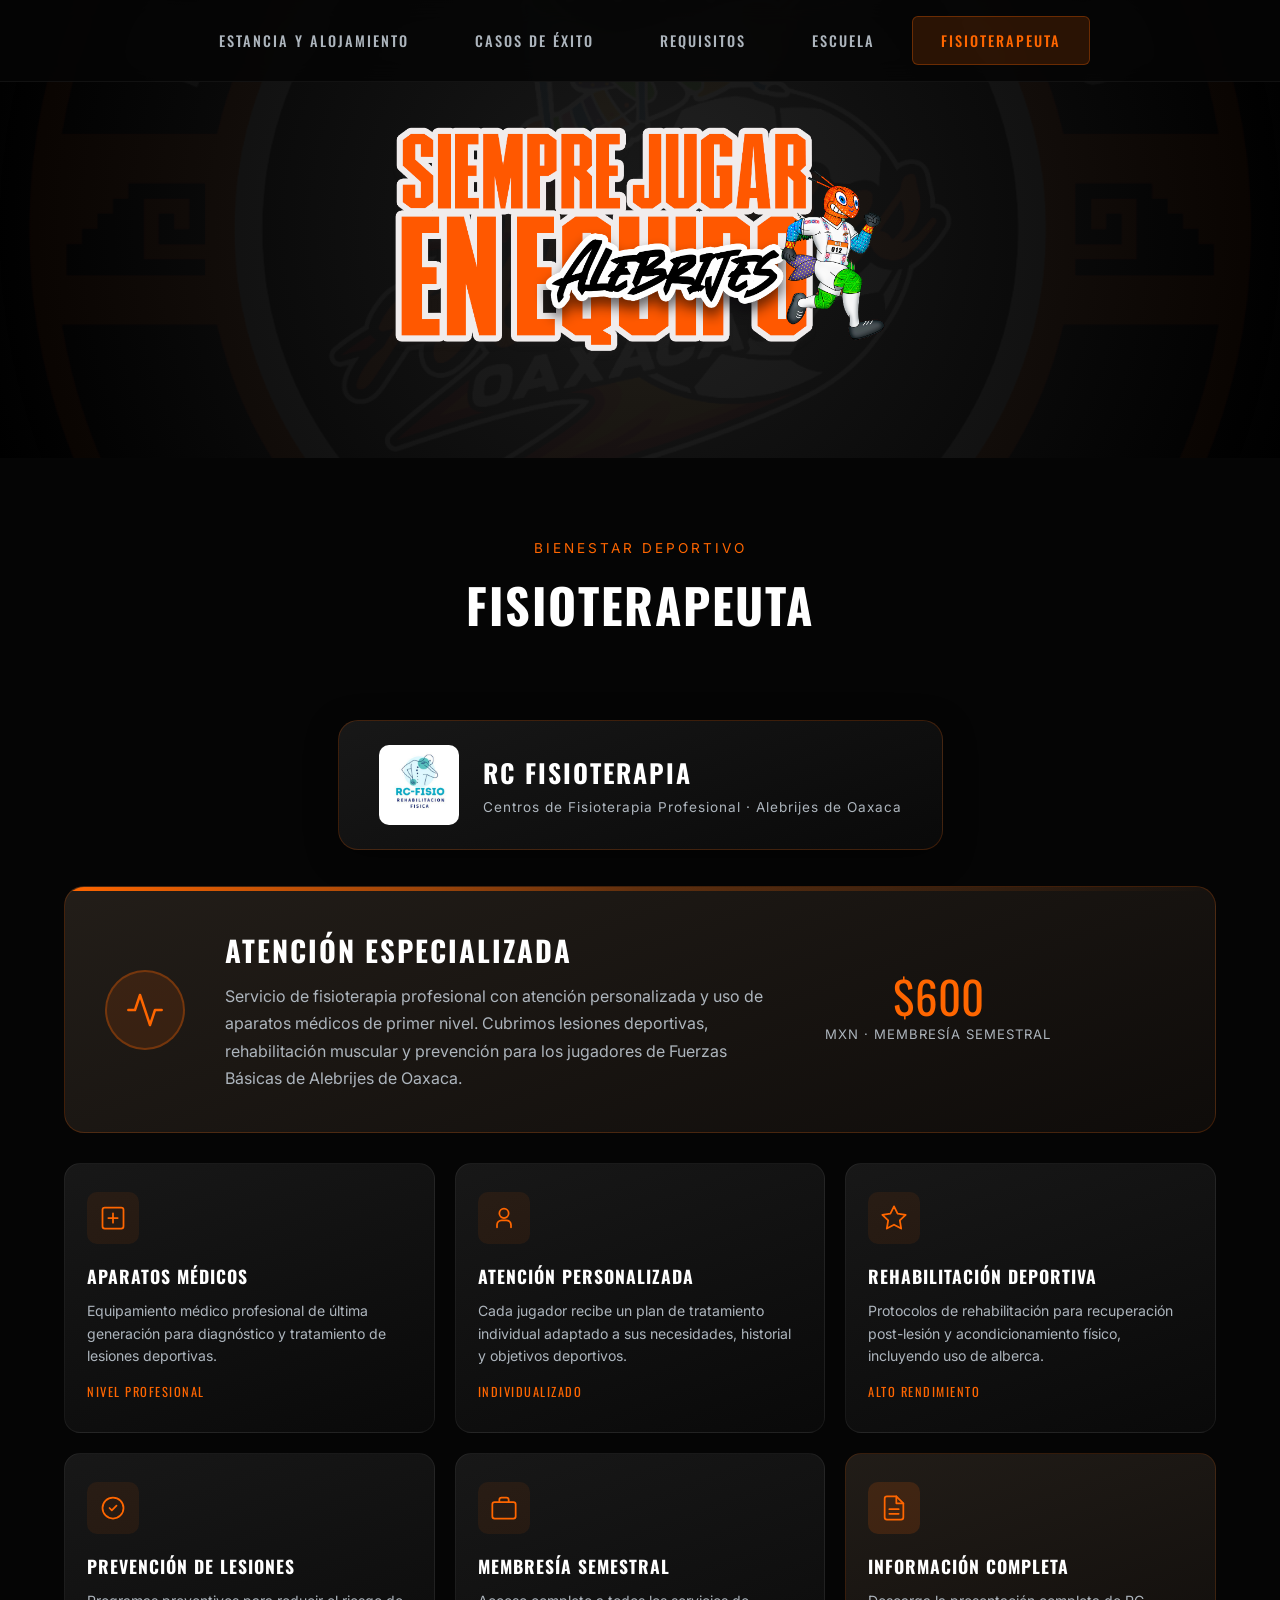
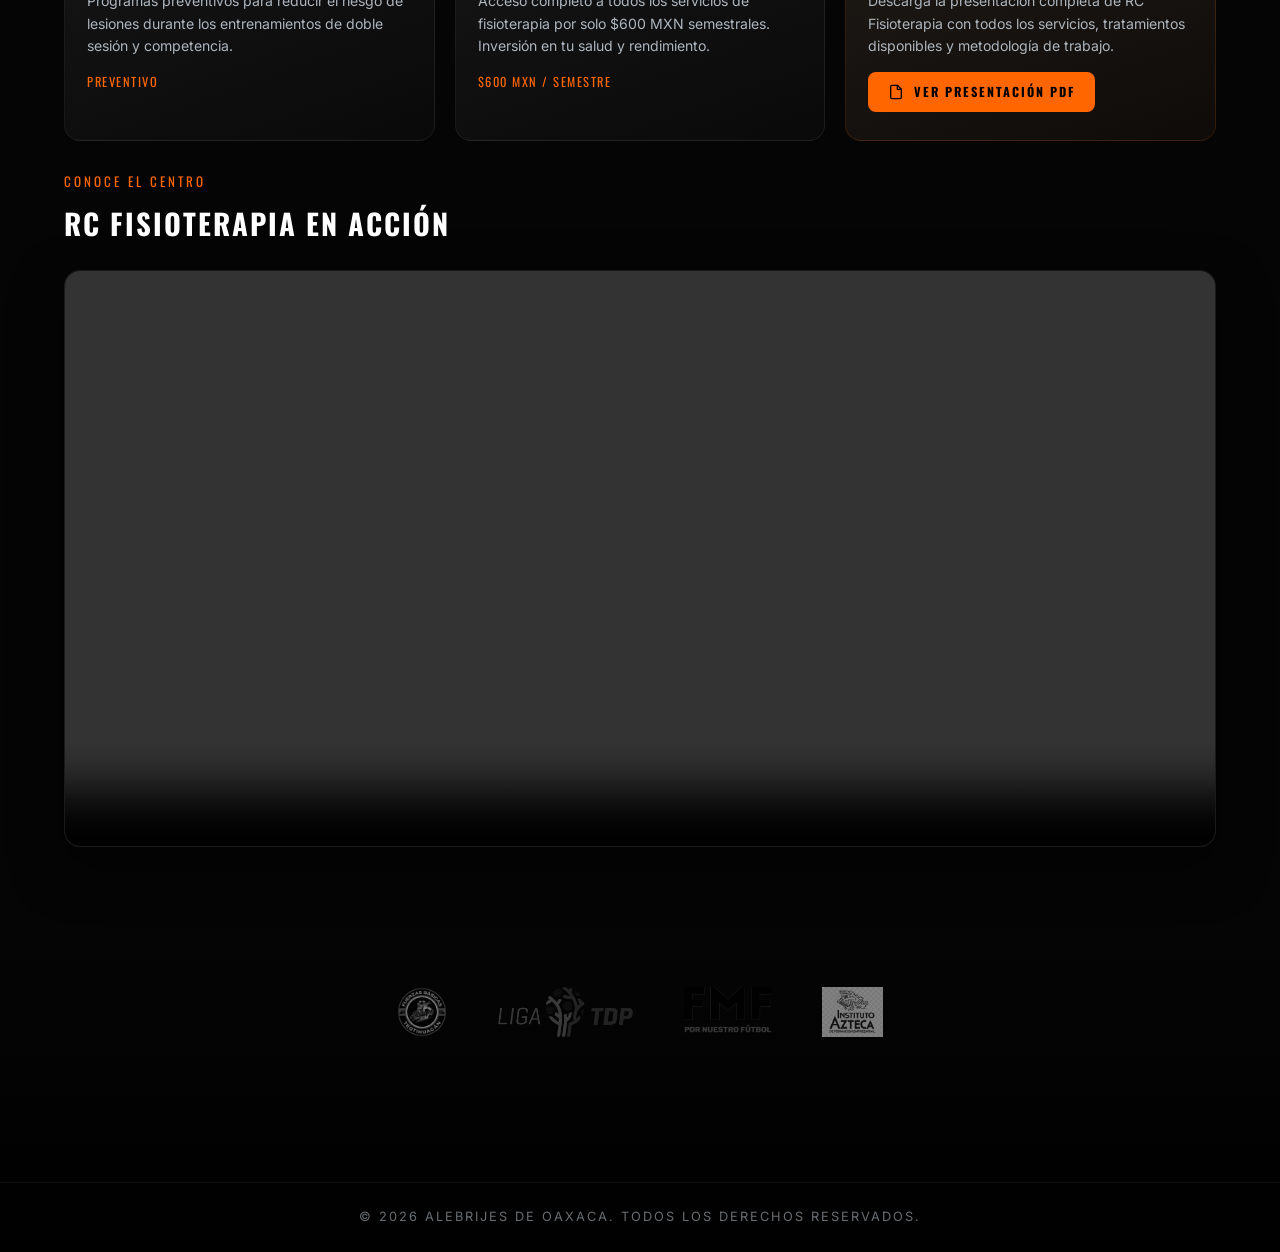
<file: fisioterapeuta.html>
<!DOCTYPE html>
<html lang="es">

<head>
    <meta charset="UTF-8">
    <meta name="viewport" content="width=device-width, initial-scale=1.0">
    <title>Fisioterapeuta | Alebrijes de Oaxaca</title>
    <meta name="description" content="Servicio de fisioterapia profesional con atención especializada y aparatos médicos de primer nivel para los jugadores de Fuerzas Básicas de Alebrijes de Oaxaca.">
    <!-- Google Fonts -->
    <link rel="preconnect" href="https://fonts.googleapis.com">
    <link rel="preconnect" href="https://fonts.gstatic.com" crossorigin>
    <link href="https://fonts.googleapis.com/css2?family=Oswald:wght@400;500;700&family=Inter:wght@300;400;600&display=swap" rel="stylesheet">
    <!-- Styles -->
    <link rel="stylesheet" href="css/styles.css">
    <style>
        /* ===== FISIOTERAPEUTA PAGE STYLES ===== */
        .fisio-section {
            min-height: auto;
            padding: 80px 0 60px;
        }

        /* Logo Header */
        .fisio-logo-wrapper {
            display: flex;
            align-items: center;
            justify-content: center;
            margin-bottom: 36px;
        }

        .fisio-logo-box {
            background: linear-gradient(160deg, rgba(25,25,25,0.95), rgba(10,10,10,0.95));
            border: 1px solid rgba(255,102,0,0.2);
            border-radius: 20px;
            padding: 24px 40px;
            display: flex;
            align-items: center;
            gap: 24px;
            box-shadow: 0 8px 32px rgba(0,0,0,0.4);
        }

        .fisio-logo-box img {
            height: 80px;
            width: auto;
            object-fit: contain;
            border-radius: 10px;
        }

        .fisio-logo-text h2 {
            font-family: var(--font-heading);
            font-size: 1.6rem;
            color: #fff;
            text-transform: uppercase;
            letter-spacing: 2px;
            margin-bottom: 4px;
        }

        .fisio-logo-text p {
            font-size: 0.85rem;
            color: var(--text-muted);
            letter-spacing: 1px;
        }

        /* Main Highlight Card */
        .fisio-highlight {
            background: linear-gradient(160deg, rgba(35,30,25,0.98), rgba(15,12,10,0.98));
            border: 1px solid rgba(255,102,0,0.2);
            border-radius: 20px;
            padding: 40px;
            margin-bottom: 30px;
            position: relative;
            overflow: hidden;
            display: flex;
            align-items: center;
            gap: 40px;
            flex-wrap: wrap;
        }

        .fisio-highlight::before {
            content: '';
            position: absolute;
            top: 0; left: 0;
            width: 100%; height: 4px;
            background: linear-gradient(90deg, var(--primary-color), rgba(255,102,0,0.3), transparent);
        }

        .fisio-highlight-icon {
            flex-shrink: 0;
            width: 80px;
            height: 80px;
            background: rgba(255,102,0,0.12);
            border: 2px solid rgba(255,102,0,0.3);
            border-radius: 50%;
            display: flex;
            align-items: center;
            justify-content: center;
            color: var(--primary-color);
        }

        .fisio-highlight-text h3 {
            font-family: var(--font-heading);
            font-size: 1.8rem;
            color: #fff;
            text-transform: uppercase;
            letter-spacing: 2px;
            margin-bottom: 10px;
        }

        .fisio-highlight-text p {
            font-size: 1rem;
            color: var(--text-muted);
            line-height: 1.7;
            max-width: 560px;
        }

        .fisio-highlight-price {
            flex-shrink: 0;
            text-align: center;
        }

        .price-big {
            font-family: var(--font-heading);
            font-size: 2.8rem;
            color: var(--primary-color);
            line-height: 1;
        }

        .price-period {
            font-size: 0.82rem;
            color: var(--text-muted);
            text-transform: uppercase;
            letter-spacing: 1px;
            margin-top: 6px;
        }

        /* Features Grid */
        .fisio-features-grid {
            display: grid;
            grid-template-columns: repeat(3, 1fr);
            gap: 20px;
            margin-bottom: 30px;
        }

        .fisio-feature-card {
            background: linear-gradient(160deg, rgba(25,25,25,0.95), rgba(10,10,10,0.95));
            border: 1px solid rgba(255,255,255,0.06);
            border-radius: 16px;
            padding: 28px 22px;
            transition: all 0.35s ease;
            position: relative;
            overflow: hidden;
        }

        .fisio-feature-card::before {
            content: '';
            position: absolute;
            top: 0; left: 0;
            width: 100%; height: 3px;
            background: linear-gradient(90deg, var(--primary-color), transparent);
            opacity: 0;
            transition: opacity 0.3s;
        }

        .fisio-feature-card:hover::before { opacity: 1; }

        .fisio-feature-card:hover {
            transform: translateY(-5px);
            border-color: rgba(255,102,0,0.25);
            box-shadow: 0 16px 40px rgba(0,0,0,0.5);
        }

        .fisio-feature-icon {
            color: var(--primary-color);
            width: 52px;
            height: 52px;
            background: rgba(255,102,0,0.08);
            border-radius: 10px;
            display: flex;
            align-items: center;
            justify-content: center;
            margin-bottom: 18px;
        }

        .fisio-feature-card h4 {
            font-family: var(--font-heading);
            font-size: 1.1rem;
            color: #fff;
            text-transform: uppercase;
            letter-spacing: 1px;
            margin-bottom: 10px;
        }

        .fisio-feature-card p {
            font-size: 0.88rem;
            color: var(--text-muted);
            line-height: 1.6;
        }

        .feature-tag {
            display: inline-block;
            margin-top: 14px;
            font-family: var(--font-heading);
            font-size: 0.78rem;
            letter-spacing: 1.5px;
            text-transform: uppercase;
            color: var(--primary-color);
        }

        /* Video Section */
        .fisio-video-section {
            margin-bottom: 30px;
        }

        .fisio-video-section .section-label {
            font-family: var(--font-heading);
            font-size: 0.82rem;
            letter-spacing: 3px;
            text-transform: uppercase;
            color: var(--primary-color);
            margin-bottom: 8px;
            display: block;
        }

        .fisio-video-section h3 {
            font-family: var(--font-heading);
            font-size: 1.8rem;
            color: #fff;
            text-transform: uppercase;
            letter-spacing: 2px;
            margin-bottom: 24px;
        }

        .fisio-video-wrapper {
            border-radius: 16px;
            overflow: hidden;
            border: 1px solid rgba(255,255,255,0.1);
            box-shadow: 0 20px 50px rgba(0,0,0,0.5);
            background: #000;
        }

        .fisio-video-wrapper video {
            width: 100%;
            height: auto;
            display: block;
        }

        /* PDF Button */
        .pdf-btn {
            display: inline-flex;
            align-items: center;
            gap: 10px;
            background: var(--primary-color);
            color: #000;
            font-family: var(--font-heading);
            font-size: 0.9rem;
            font-weight: 700;
            letter-spacing: 2px;
            text-transform: uppercase;
            padding: 14px 32px;
            border-radius: 8px;
            transition: all 0.3s ease;
            margin-top: 10px;
        }

        .pdf-btn:hover {
            background: #ff8533;
            transform: translateY(-2px);
            box-shadow: 0 8px 24px rgba(255,102,0,0.4);
        }

        .cta-row {
            display: flex;
            align-items: center;
            gap: 20px;
            flex-wrap: wrap;
            margin-top: 30px;
        }

        .cta-text {
            font-size: 0.88rem;
            color: var(--text-muted);
        }

        /* Responsive */
        @media (max-width: 1024px) {
            .fisio-features-grid { grid-template-columns: repeat(2, 1fr); }
        }

        @media (max-width: 768px) {
            .fisio-features-grid { grid-template-columns: 1fr; }
            .fisio-highlight { flex-direction: column; gap: 24px; padding: 28px 20px; }
            .fisio-highlight-text h3 { font-size: 1.4rem; }
            .fisio-logo-box { flex-direction: column; text-align: center; padding: 24px 20px; gap: 14px; }
            .fisio-logo-box img { height: 60px; }
        }
    </style>
</head>

<body>
    <!-- Navigation Menu -->
    <nav class="nav-menu" id="nav-menu">
        <button class="hamburger" id="hamburger" aria-label="Menú">
            <span></span>
            <span></span>
            <span></span>
        </button>
        <div class="nav-links" id="nav-links">
            <a href="fuerzas-basicas.html" class="nav-link">Estancia y Alojamiento</a>
            <a href="casos-exito.html" class="nav-link">Casos de Éxito</a>
            <a href="requisitos.html" class="nav-link">Requisitos</a>
            <a href="escuela.html" class="nav-link">Escuela</a>
            <a href="fisioterapeuta.html" class="nav-link active">Fisioterapeuta</a>
        </div>
    </nav>

    <!-- Hero Section -->
    <header class="hero hero-short">
        <div class="hero-overlay"></div>
        <div class="hero-content fade-in-up">
            <div class="text-container">
                <img src="assets/img/alebrijes-text.png" alt="Siempre Jugar en Equipo" class="hero-slogan">
            </div>
        </div>
    </header>

    <!-- Main Container -->
    <main class="container">

        <section class="section fisio-section" id="fisioterapeuta">

            <div class="section-header fade-in">
                <span class="section-subtitle">Bienestar Deportivo</span>
                <h2 class="section-title">Fisioterapeuta</h2>
            </div>

            <!-- Logo -->
            <div class="fisio-logo-wrapper fade-in-up">
                <div class="fisio-logo-box">
                    <img src="assets/rc-fisio_logo.jpeg" alt="RC Fisio Logo">
                    <div class="fisio-logo-text">
                        <h2>RC Fisioterapia</h2>
                        <p>Centros de Fisioterapia Profesional · Alebrijes de Oaxaca</p>
                    </div>
                </div>
            </div>

            <!-- Highlight -->
            <div class="fisio-highlight fade-in-up">
                <div class="fisio-highlight-icon">
                    <svg viewBox="0 0 24 24" width="40" height="40" fill="none" stroke="currentColor" stroke-width="1.5" stroke-linecap="round" stroke-linejoin="round">
                        <path d="M22 12h-4l-3 9L9 3l-3 9H2"/>
                    </svg>
                </div>
                <div class="fisio-highlight-text">
                    <h3>Atención Especializada</h3>
                    <p>Servicio de fisioterapia profesional con atención personalizada y uso de aparatos médicos de primer nivel. Cubrimos lesiones deportivas, rehabilitación muscular y prevención para los jugadores de Fuerzas Básicas de Alebrijes de Oaxaca.</p>
                </div>
                <div class="fisio-highlight-price">
                    <div class="price-big">$600</div>
                    <div class="price-period">MXN · Membresía Semestral</div>
                </div>
            </div>

            <!-- Feature Cards -->
            <div class="fisio-features-grid fade-in-up">

                <div class="fisio-feature-card">
                    <div class="fisio-feature-icon">
                        <svg viewBox="0 0 24 24" width="28" height="28" fill="none" stroke="currentColor" stroke-width="1.5" stroke-linecap="round" stroke-linejoin="round">
                            <rect x="3" y="3" width="18" height="18" rx="2"/>
                            <path d="M12 8v8M8 12h8"/>
                        </svg>
                    </div>
                    <h4>Aparatos Médicos</h4>
                    <p>Equipamiento médico profesional de última generación para diagnóstico y tratamiento de lesiones deportivas.</p>
                    <span class="feature-tag">Nivel Profesional</span>
                </div>

                <div class="fisio-feature-card">
                    <div class="fisio-feature-icon">
                        <svg viewBox="0 0 24 24" width="28" height="28" fill="none" stroke="currentColor" stroke-width="1.5" stroke-linecap="round" stroke-linejoin="round">
                            <circle cx="12" cy="8" r="4"/>
                            <path d="M6 20v-2a4 4 0 0 1 4-4h4a4 4 0 0 1 4 4v2"/>
                        </svg>
                    </div>
                    <h4>Atención Personalizada</h4>
                    <p>Cada jugador recibe un plan de tratamiento individual adaptado a sus necesidades, historial y objetivos deportivos.</p>
                    <span class="feature-tag">Individualizado</span>
                </div>

                <div class="fisio-feature-card">
                    <div class="fisio-feature-icon">
                        <svg viewBox="0 0 24 24" width="28" height="28" fill="none" stroke="currentColor" stroke-width="1.5" stroke-linecap="round" stroke-linejoin="round">
                            <path d="M12 2L15.09 8.26L22 9.27L17 14.14L18.18 21.02L12 17.77L5.82 21.02L7 14.14L2 9.27L8.91 8.26L12 2Z"/>
                        </svg>
                    </div>
                    <h4>Rehabilitación Deportiva</h4>
                    <p>Protocolos de rehabilitación para recuperación post-lesión y acondicionamiento físico, incluyendo uso de alberca.</p>
                    <span class="feature-tag">Alto Rendimiento</span>
                </div>

                <div class="fisio-feature-card">
                    <div class="fisio-feature-icon">
                        <svg viewBox="0 0 24 24" width="28" height="28" fill="none" stroke="currentColor" stroke-width="1.5" stroke-linecap="round" stroke-linejoin="round">
                            <path d="M9 12l2 2 4-4"/>
                            <path d="M21 12c0 4.97-4.03 9-9 9s-9-4.03-9-9 4.03-9 9-9 9 4.03 9 9z"/>
                        </svg>
                    </div>
                    <h4>Prevención de Lesiones</h4>
                    <p>Programas preventivos para reducir el riesgo de lesiones durante los entrenamientos de doble sesión y competencia.</p>
                    <span class="feature-tag">Preventivo</span>
                </div>

                <div class="fisio-feature-card">
                    <div class="fisio-feature-icon">
                        <svg viewBox="0 0 24 24" width="28" height="28" fill="none" stroke="currentColor" stroke-width="1.5" stroke-linecap="round" stroke-linejoin="round">
                            <rect x="2" y="7" width="20" height="14" rx="2"/>
                            <path d="M16 7V5a2 2 0 0 0-2-2h-4a2 2 0 0 0-2 2v2"/>
                        </svg>
                    </div>
                    <h4>Membresía Semestral</h4>
                    <p>Acceso completo a todos los servicios de fisioterapia por solo $600 MXN semestrales. Inversión en tu salud y rendimiento.</p>
                    <span class="feature-tag">$600 MXN / Semestre</span>
                </div>

                <div class="fisio-feature-card" style="border-color:rgba(255,102,0,0.15);background:linear-gradient(160deg,rgba(35,30,25,0.95),rgba(15,12,10,0.95));">
                    <div class="fisio-feature-icon" style="background:rgba(255,102,0,0.15);">
                        <svg viewBox="0 0 24 24" width="28" height="28" fill="none" stroke="currentColor" stroke-width="1.5" stroke-linecap="round" stroke-linejoin="round">
                            <path d="M14 2H6a2 2 0 0 0-2 2v16a2 2 0 0 0 2 2h12a2 2 0 0 0 2-2V8z"/>
                            <polyline points="14 2 14 8 20 8"/>
                            <line x1="16" y1="13" x2="8" y2="13"/>
                            <line x1="16" y1="17" x2="8" y2="17"/>
                        </svg>
                    </div>
                    <h4>Información Completa</h4>
                    <p>Descarga la presentación completa de RC Fisioterapia con todos los servicios, tratamientos disponibles y metodología de trabajo.</p>
                    <a href="assets/Presentación de centros fisioterapia profesional azul.pdf" target="_blank" class="pdf-btn" style="margin-top:14px;font-size:0.78rem;padding:10px 20px;">
                        <svg viewBox="0 0 24 24" width="16" height="16" fill="none" stroke="currentColor" stroke-width="2" stroke-linecap="round" stroke-linejoin="round">
                            <path d="M14 2H6a2 2 0 0 0-2 2v16a2 2 0 0 0 2 2h12a2 2 0 0 0 2-2V8z"/>
                            <polyline points="14 2 14 8 20 8"/>
                        </svg>
                        Ver Presentación PDF
                    </a>
                </div>

            </div>

            <!-- Video -->
            <div class="fisio-video-section fade-in-up">
                <span class="section-label">Conoce el Centro</span>
                <h3>RC Fisioterapia en Acción</h3>
                <div class="fisio-video-wrapper">
                    <video controls playsinline preload="metadata">
                        <source src="assets/rc_fisio_video.mp4" type="video/mp4">
                        Tu navegador no soporta la reproducción de video.
                    </video>
                </div>
            </div>

        </section>

    </main>

    <!-- Footer -->
    <footer class="footer">
        <div class="logos-container fade-in">
            <img src="assets/img/alebrijes-badge.png" alt="Alebrijes Badge">
            <img src="assets/img/liga-tdp.png" alt="Liga TDP">
            <img src="assets/img/fmf.png" alt="FMF">
            <img src="assets/img/instituto-azteca.png" alt="Instituto Azteca">
        </div>
        <div class="footer-bottom">
            <p class="copyright">© 2026 Alebrijes de Oaxaca. Todos los derechos reservados.</p>
        </div>
    </footer>

    <script src="js/main.js"></script>
</body>

</html>
</file>
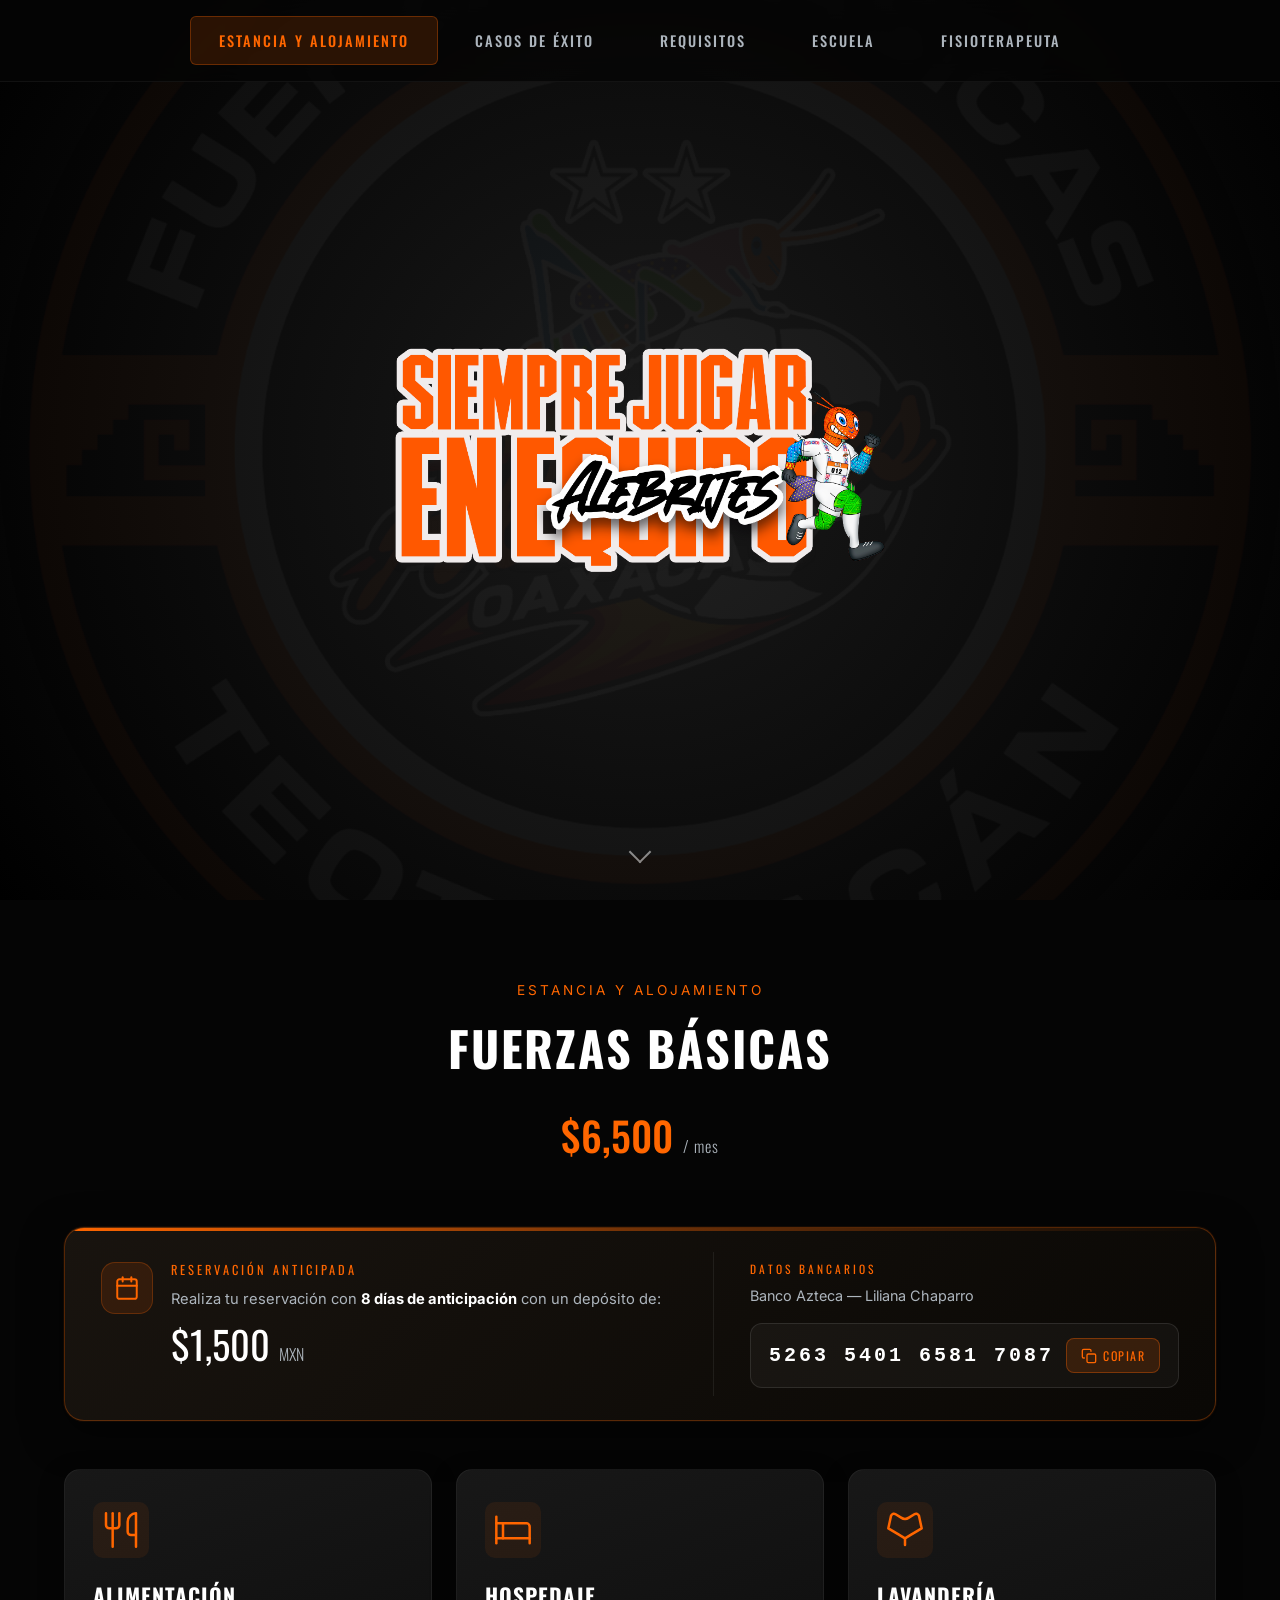
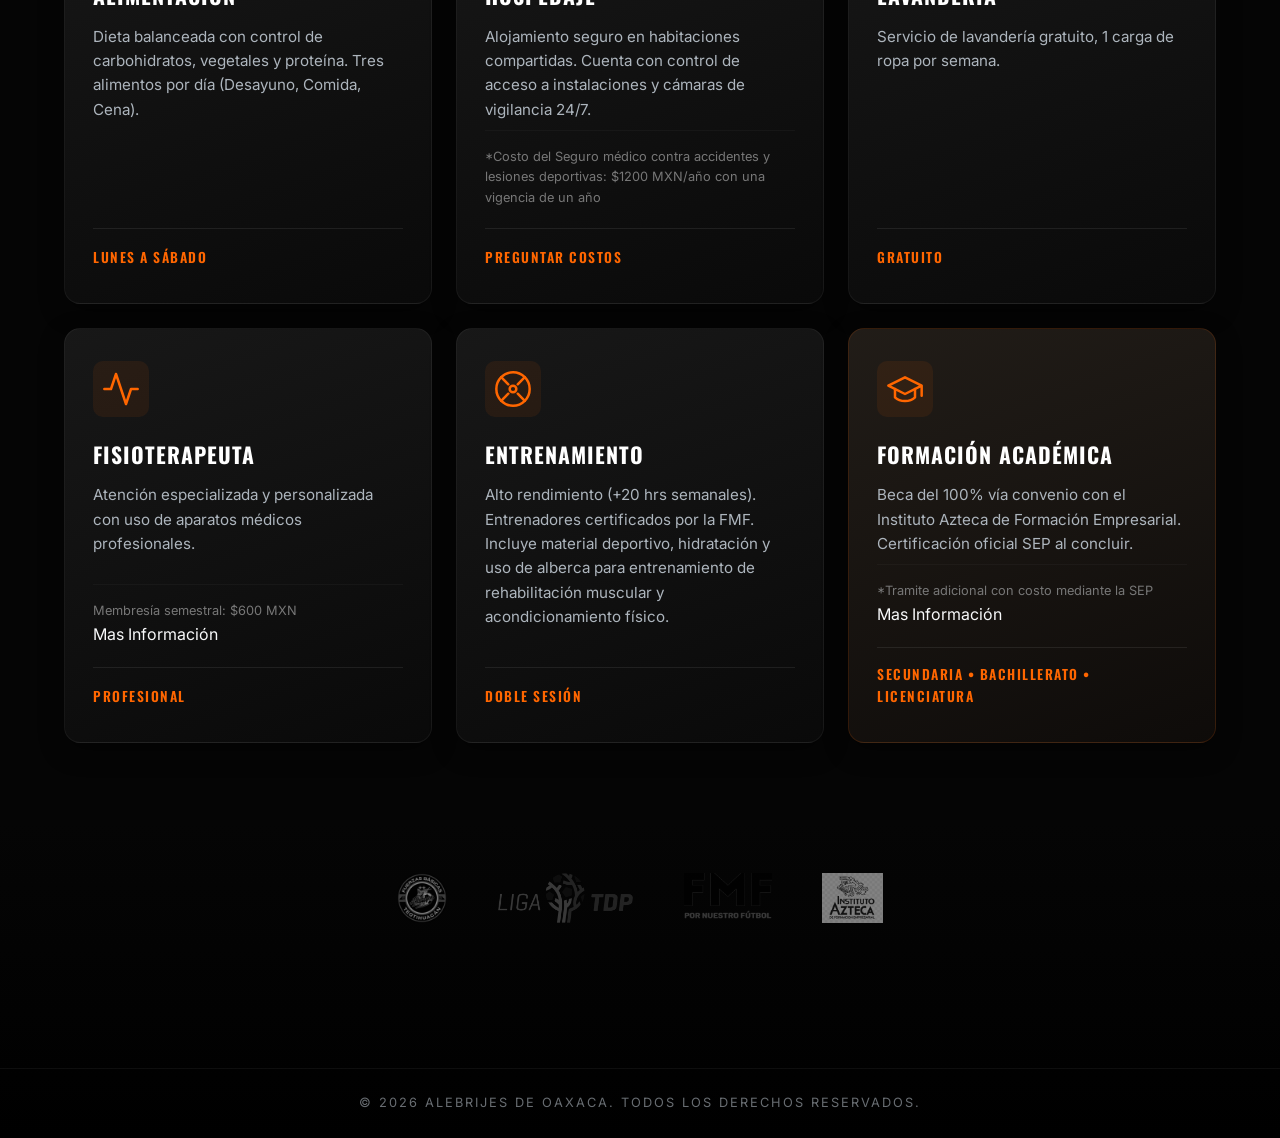
<file: fuerzas-basicas.html>
<!DOCTYPE html>
<html lang="es">
<head>
    <meta charset="UTF-8">
    <meta name="viewport" content="width=device-width, initial-scale=1.0">
    <title>Fuerzas Básicas | Alebrijes de Oaxaca</title>
    <meta name="description"
        content="Casa Club de las Fuerzas Básicas de Alebrijes de Oaxaca. Alimentación, hospedaje, entrenamiento y formación académica.">

    <!-- Google Fonts -->
    <link rel="preconnect" href="https://fonts.googleapis.com">
    <link rel="preconnect" href="https://fonts.gstatic.com" crossorigin>
    <link
        href="https://fonts.googleapis.com/css2?family=Oswald:wght@400;500;700&family=Inter:wght@300;400;600&display=swap"
        rel="stylesheet">
    <!-- Styles -->
    <link rel="stylesheet" href="css/styles.css">
    <style>
        /* ===== RESERVACION BLOCK ===== */
        .reservacion-block {
            display: flex;
            align-items: stretch;
            gap: 0;
            background: linear-gradient(135deg, rgba(25,20,15,0.98), rgba(10,8,5,0.98));
            border: 1px solid rgba(255, 102, 0, 0.3);
            border-radius: 20px;
            overflow: hidden;
            margin-bottom: 48px;
            box-shadow: 0 12px 40px rgba(0,0,0,0.5), 0 0 0 1px rgba(255,102,0,0.08);
            position: relative;
        }

        .reservacion-block::before {
            content: '';
            position: absolute;
            top: 0; left: 0;
            width: 100%; height: 3px;
            background: linear-gradient(90deg, var(--primary-color), rgba(255,102,0,0.4), transparent);
        }

        .reservacion-left {
            display: flex;
            align-items: flex-start;
            gap: 18px;
            padding: 32px 36px;
            flex: 1;
        }

        .reservacion-icon {
            flex-shrink: 0;
            width: 52px;
            height: 52px;
            background: rgba(255,102,0,0.12);
            border: 1px solid rgba(255,102,0,0.25);
            border-radius: 14px;
            display: flex;
            align-items: center;
            justify-content: center;
            color: var(--primary-color);
            margin-top: 2px;
        }

        .reservacion-label {
            font-family: var(--font-heading);
            font-size: 0.78rem;
            letter-spacing: 3px;
            text-transform: uppercase;
            color: var(--primary-color);
            margin-bottom: 8px;
        }

        .reservacion-desc {
            font-size: 0.92rem;
            color: var(--text-muted);
            line-height: 1.6;
            margin-bottom: 14px;
        }

        .reservacion-desc strong {
            color: #fff;
        }

        .reservacion-monto {
            font-family: var(--font-heading);
            font-size: 2.4rem;
            color: #fff;
            line-height: 1;
        }

        .reservacion-monto span {
            font-size: 1rem;
            color: var(--text-muted);
            font-weight: 300;
        }

        .reservacion-divider {
            width: 1px;
            background: rgba(255,255,255,0.07);
            margin: 24px 0;
        }

        .reservacion-right {
            padding: 32px 36px;
            display: flex;
            flex-direction: column;
            justify-content: center;
            min-width: 300px;
        }

        .cuenta-label {
            font-family: var(--font-heading);
            font-size: 0.72rem;
            letter-spacing: 3px;
            text-transform: uppercase;
            color: var(--primary-color);
            margin-bottom: 6px;
        }

        .cuenta-banco {
            font-size: 0.9rem;
            color: var(--text-muted);
            margin-bottom: 16px;
        }

        .cuenta-numero-row {
            display: flex;
            align-items: center;
            gap: 12px;
            background: rgba(255,255,255,0.04);
            border: 1px solid rgba(255,255,255,0.1);
            border-radius: 12px;
            padding: 14px 18px;
        }

        .cuenta-numero {
            font-family: 'Courier New', monospace;
            font-size: 1.25rem;
            letter-spacing: 3px;
            color: #fff;
            font-weight: 700;
            flex: 1;
        }

        .copy-btn {
            flex-shrink: 0;
            display: flex;
            align-items: center;
            gap: 6px;
            background: rgba(255,102,0,0.15);
            border: 1px solid rgba(255,102,0,0.35);
            color: var(--primary-color);
            padding: 8px 14px;
            border-radius: 8px;
            font-family: var(--font-heading);
            font-size: 0.75rem;
            letter-spacing: 1.5px;
            text-transform: uppercase;
            cursor: pointer;
            transition: all 0.25s ease;
        }

        .copy-btn:hover {
            background: var(--primary-color);
            border-color: var(--primary-color);
            color: #000;
            transform: translateY(-1px);
            box-shadow: 0 4px 16px rgba(255,102,0,0.35);
        }

        .copy-btn.copied {
            background: #22c55e;
            border-color: #22c55e;
            color: #000;
        }

        @media (max-width: 768px) {
            .reservacion-block {
                flex-direction: column;
            }
            .reservacion-left {
                padding: 24px 20px;
                flex-direction: column;
                gap: 12px;
            }
            .reservacion-divider {
                width: auto;
                height: 1px;
                margin: 0 20px;
            }
            .reservacion-right {
                padding: 24px 20px;
                min-width: unset;
            }
            .cuenta-numero {
                font-size: 1rem;
                letter-spacing: 2px;
            }
            .reservacion-monto {
                font-size: 1.8rem;
            }
        }
    </style>
</head>

<body>

    <!-- Navigation Menu -->
    <nav class="nav-menu" id="nav-menu">
        <button class="hamburger" id="hamburger" aria-label="Menú">
            <span></span>
            <span></span>
            <span></span>
        </button>
        <div class="nav-links" id="nav-links">
            <a href="fuerzas-basicas.html" class="nav-link active">Estancia y Alojamiento</a>
            <a href="casos-exito.html" class="nav-link">Casos de Éxito</a>
            <a href="requisitos.html" class="nav-link">Requisitos</a>
            <a href="escuela.html" class="nav-link">Escuela</a>
            <a href="fisioterapeuta.html" class="nav-link">Fisioterapeuta</a>
        </div>
    </nav>

    <!-- Hero Section -->
    <header class="hero">
        <div class="hero-overlay"></div>
        <div class="hero-content fade-in-up">
            <div class="text-container">
                <img src="assets/img/alebrijes-text.png" alt="Siempre Jugar en Equipo" class="hero-slogan">
            </div>
        </div>
        <div class="scroll-indicator">
            <div class="arrow"></div>
        </div>
    </header>

    <!-- Main Container -->
    <main class="container">

        <!-- Casa Club Section -->
        <section class="section casa-club" id="casa-club">
            <div class="section-header fade-in">
                <span class="section-subtitle">Estancia y Alojamiento</span>
                <h2 class="section-title">FUERZAS BÁSICAS</h2>
                <div class="price-tag">$6,500 <span class="period">/ mes</span></div>
            </div>

            <!-- Reservación Block -->
            <div class="reservacion-block fade-in-up">
                <div class="reservacion-left">
                    <div class="reservacion-icon">
                        <svg viewBox="0 0 24 24" width="26" height="26" fill="none" stroke="currentColor" stroke-width="1.8" stroke-linecap="round" stroke-linejoin="round">
                            <rect x="3" y="4" width="18" height="18" rx="2"/>
                            <line x1="16" y1="2" x2="16" y2="6"/>
                            <line x1="8" y1="2" x2="8" y2="6"/>
                            <line x1="3" y1="10" x2="21" y2="10"/>
                        </svg>
                    </div>
                    <div>
                        <p class="reservacion-label">Reservación Anticipada</p>
                        <p class="reservacion-desc">Realiza tu reservación con <strong>8 días de anticipación</strong> con un depósito de:</p>
                        <div class="reservacion-monto">$1,500 <span>MXN</span></div>
                    </div>
                </div>
                <div class="reservacion-divider"></div>
                <div class="reservacion-right">
                    <p class="cuenta-label">Datos Bancarios</p>
                    <p class="cuenta-banco">Banco Azteca &mdash; Liliana Chaparro</p>
                    <div class="cuenta-numero-row">
                        <span class="cuenta-numero" id="cuenta-numero">5263 5401 6581 7087</span>
                        <button class="copy-btn" id="copy-btn" onclick="copiarCuenta()" title="Copiar número de tarjeta">
                            <svg id="copy-icon" viewBox="0 0 24 24" width="16" height="16" fill="none" stroke="currentColor" stroke-width="2" stroke-linecap="round" stroke-linejoin="round">
                                <rect x="9" y="9" width="13" height="13" rx="2"/>
                                <path d="M5 15H4a2 2 0 0 1-2-2V4a2 2 0 0 1 2-2h9a2 2 0 0 1 2 2v1"/>
                            </svg>
                            <span id="copy-label">Copiar</span>
                        </button>
                    </div>
                </div>
            </div>

            <div class="grid-layout">
                <!-- Alimentación -->
                <div class="card fade-in-up">
                    <div class="card-icon">
                        <svg viewBox="0 0 24 24" width="40" height="40" stroke="currentColor" stroke-width="1.5"
                            fill="none" stroke-linecap="round" stroke-linejoin="round">
                            <path d="M3 2v7c0 1.1.9 2 2 2h4a2 2 0 0 0 2-2V2" />
                            <path d="M7 2v20" />
                            <path d="M21 15V2v0a5 5 0 0 0-5 5v6c0 1.1.9 2 2 2h3Zm0 0v7" />
                        </svg>
                    </div>
                    <div class="card-body">
                        <h3>Alimentación</h3>
                        <p class="card-description">Dieta balanceada con control de carbohidratos, vegetales y proteína.
                            Tres alimentos por día (Desayuno, Comida, Cena).</p>
                    </div>
                    <div class="card-footer">
                        <span class="card-tag">Lunes a Sábado</span>
                    </div>
                </div>

                <!-- Hospedaje -->
                <div class="card fade-in-up">
                    <div class="card-icon">
                        <svg viewBox="0 0 24 24" width="40" height="40" stroke="currentColor" stroke-width="1.5"
                            fill="none" stroke-linecap="round" stroke-linejoin="round">
                            <path d="M2 4v16" />
                            <path d="M2 8h18a2 2 0 0 1 2 2v10" />
                            <path d="M2 17h20" />
                            <path d="M6 8v9" />
                        </svg>
                    </div>
                    <div class="card-body">
                        <h3>Hospedaje</h3>
                        <p class="card-description">Alojamiento seguro en habitaciones compartidas. Cuenta con control
                            de acceso a instalaciones y cámaras de vigilancia 24/7.</p>
                        <p class="card-note">*Costo del Seguro médico contra accidentes y lesiones deportivas: $1200
                            MXN/año con una vigencia de un año</p>
                    </div>
                    <div class="card-footer">
                        <span class="card-tag">Preguntar costos</span>
                    </div>
                </div>

                <!-- Lavandería -->
                <div class="card fade-in-up">
                    <div class="card-icon">
                        <svg viewBox="0 0 24 24" width="40" height="40" stroke="currentColor" stroke-width="1.5"
                            fill="none" stroke-linecap="round" stroke-linejoin="round">
                            <path
                                d="M20.38 3.4a2 2 0 0 0-1.2-1.1 1.993 1.993 0 0 0-1.55.23l-3.3 2.05a4 4 0 0 1-4.66 0L6.37 2.53a1.993 1.993 0 0 0-1.55-.23 2 2 0 0 0-1.2 1.1L2 11l6.33 3.8L12 17l3.67-2.2L22 11l-1.62-7.6z" />
                            <path d="M12 17v4" />
                        </svg>
                    </div>
                    <div class="card-body">
                        <h3>Lavandería</h3>
                        <p class="card-description">Servicio de lavandería gratuito, 1 carga de ropa por semana.</p>
                    </div>
                    <div class="card-footer">
                        <span class="card-tag">Gratuito</span>
                    </div>
                </div>

                <!-- Fisioterapeuta -->
                <div class="card fade-in-up">
                    <div class="card-icon">
                        <svg viewBox="0 0 24 24" width="40" height="40" stroke="currentColor" stroke-width="1.5"
                            fill="none" stroke-linecap="round" stroke-linejoin="round">
                            <path d="M22 12h-4l-3 9L9 3l-3 9H2" />
                        </svg>
                    </div>
                    <div class="card-body">
                        <h3>Fisioterapeuta</h3>
                        <p class="card-description">Atención especializada y personalizada con uso de aparatos médicos
                            profesionales.</p>
                        <p class="card-note">Membresía semestral: $600 MXN</p>
                        <a href="assets/Presentación de centros fisioterapia profesional azul.pdf" target="_blank">Mas
                            Información</a>
                    </div>
                    <div class="card-footer">
                        <span class="card-tag">Profesional</span>
                    </div>
                </div>

                <!-- Entrenamiento -->
                <div class="card fade-in-up">
                    <div class="card-icon">
                        <svg viewBox="0 0 24 24" width="40" height="40" stroke="currentColor" stroke-width="1.5"
                            fill="none" stroke-linecap="round" stroke-linejoin="round">
                            <circle cx="12" cy="12" r="10" />
                            <path d="m4.93 4.93 4.24 4.24" />
                            <path d="m14.83 9.17 4.24-4.24" />
                            <path d="m14.83 14.83 4.24 4.24" />
                            <path d="m9.17 14.83-4.24 4.24" />
                            <circle cx="12" cy="12" r="2" />
                        </svg>
                    </div>
                    <div class="card-body">
                        <h3>Entrenamiento</h3>
                        <p class="card-description">Alto rendimiento (+20 hrs semanales). Entrenadores certificados por
                            la FMF. Incluye material deportivo, hidratación y uso de alberca para entrenamiento de
                            rehabilitación muscular y acondicionamiento físico.</p>
                    </div>
                    <div class="card-footer">
                        <span class="card-tag">Doble Sesión</span>
                    </div>
                </div>

                <!-- Formación Académica -->
                <div class="card fade-in-up featured-card">
                    <div class="card-icon">
                        <svg viewBox="0 0 24 24" width="40" height="40" stroke="currentColor" stroke-width="1.5"
                            fill="none" stroke-linecap="round" stroke-linejoin="round">
                            <path d="M22 10v6M2 10l10-5 10 5-10 5z" />
                            <path d="M6 12v5c3 3 9 3 12 0v-5" />
                        </svg>
                    </div>
                    <div class="card-body">
                        <h3>Formación Académica</h3>
                        <p class="card-description">Beca del 100% vía convenio con el Instituto Azteca de Formación
                            Empresarial. Certificación oficial SEP al concluir.</p>
                        <p class="card-note">*Tramite adicional con costo mediante la SEP</p>
                        <a href="assets/CicloEscolar_Alebrijes.pdf" target="_blank">Mas Información</a>
                    </div>
                    <div class="card-footer">
                        <span class="card-tag">Secundaria • Bachillerato • Licenciatura</span>
                    </div>
                </div>
            </div>
        </section>

    </main>

    <!-- Footer -->
    <footer class="footer">
        <div class="logos-container fade-in">
            <img src="assets/img/alebrijes-badge.png" alt="Alebrijes Badge">
            <img src="assets/img/liga-tdp.png" alt="Liga TDP">
            <img src="assets/img/fmf.png" alt="FMF">
            <img src="assets/img/instituto-azteca.png" alt="Instituto Azteca">
        </div>
        <div class="footer-bottom">
            <p class="copyright">© 2026 Alebrijes de Oaxaca. Todos los derechos reservados.</p>
        </div>
    </footer>

    <script src="js/main.js"></script>
    <script>
        function copiarCuenta() {
            const numero = '5263 5401 6581 7087'.replace(/\s/g, '') ;
            const numeroLimpio = '5263 5401 6581 7087';
            navigator.clipboard.writeText(numeroLimpio).then(() => {
                const btn = document.getElementById('copy-btn');
                const label = document.getElementById('copy-label');
                btn.classList.add('copied');
                label.textContent = '¡Copiado!';
                setTimeout(() => {
                    btn.classList.remove('copied');
                    label.textContent = 'Copiar';
                }, 2500);
            });
        }
    </script>
</body>


</html>
</file>
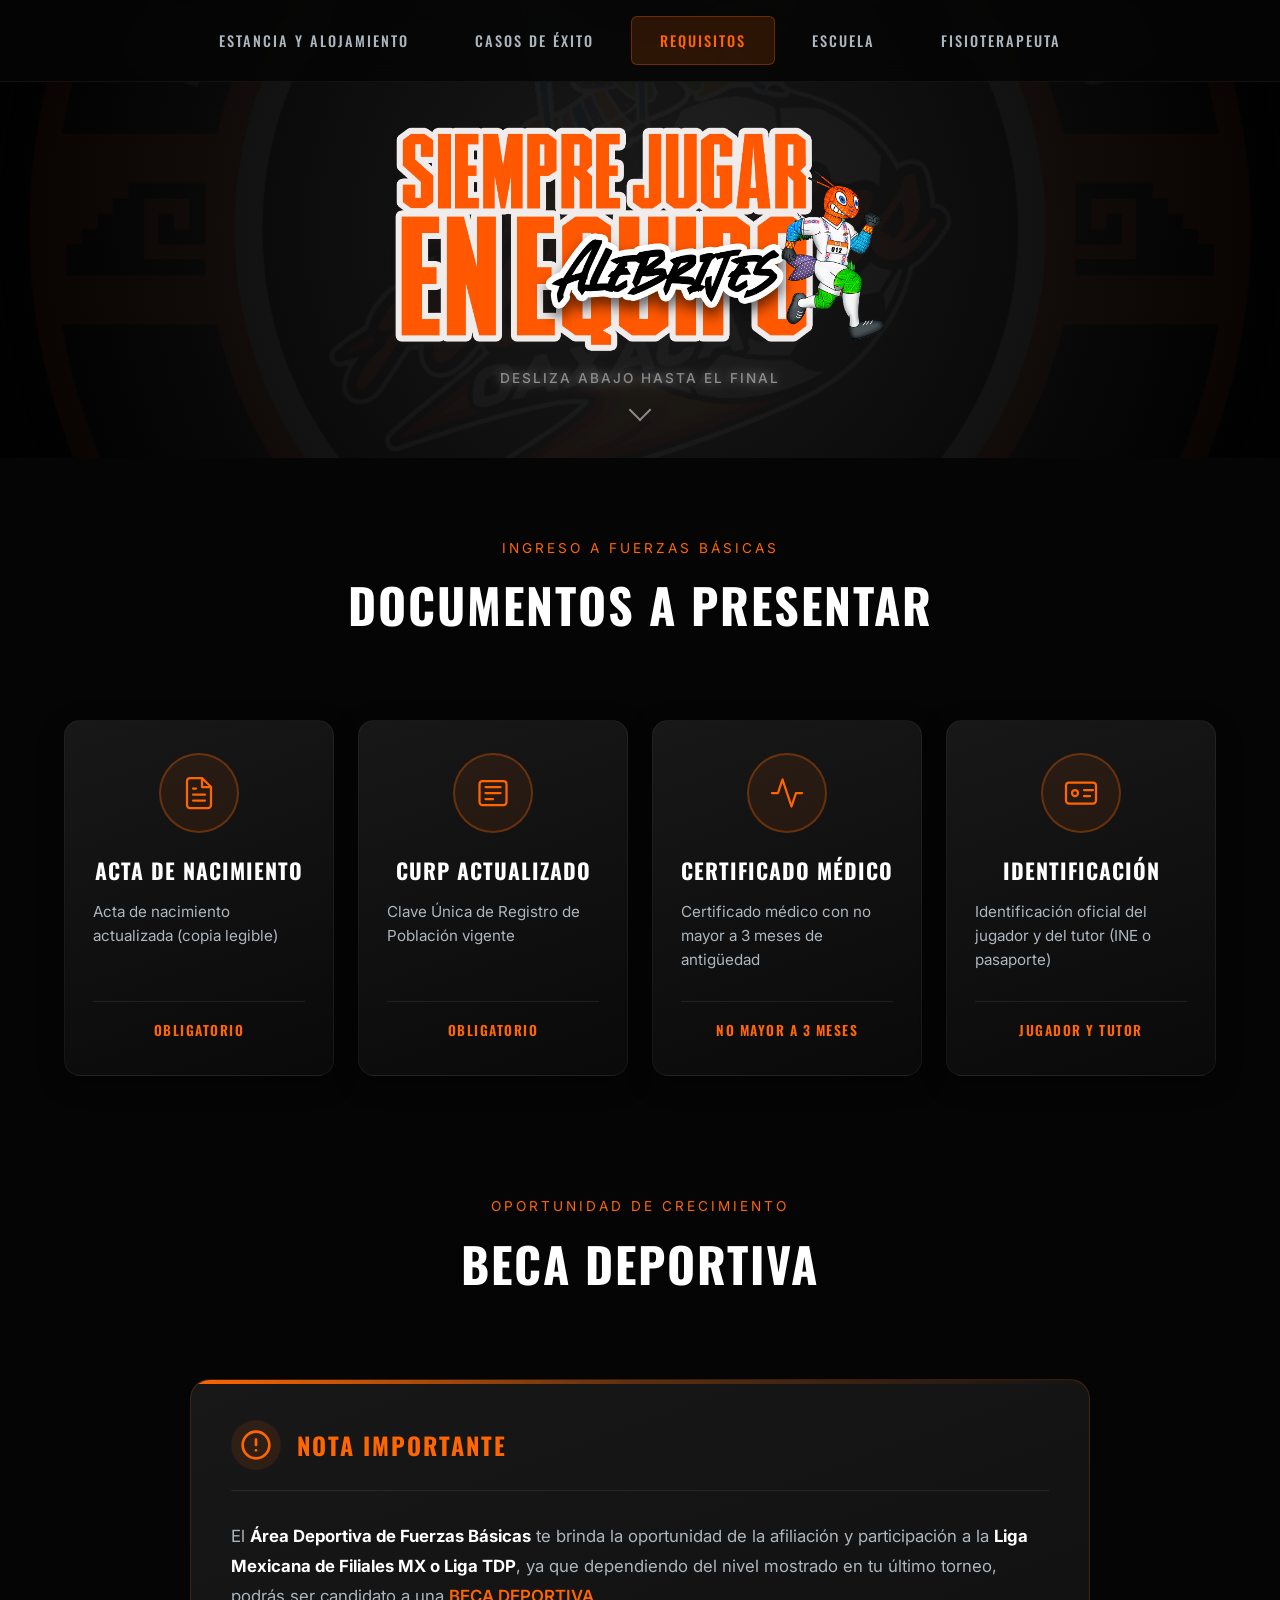
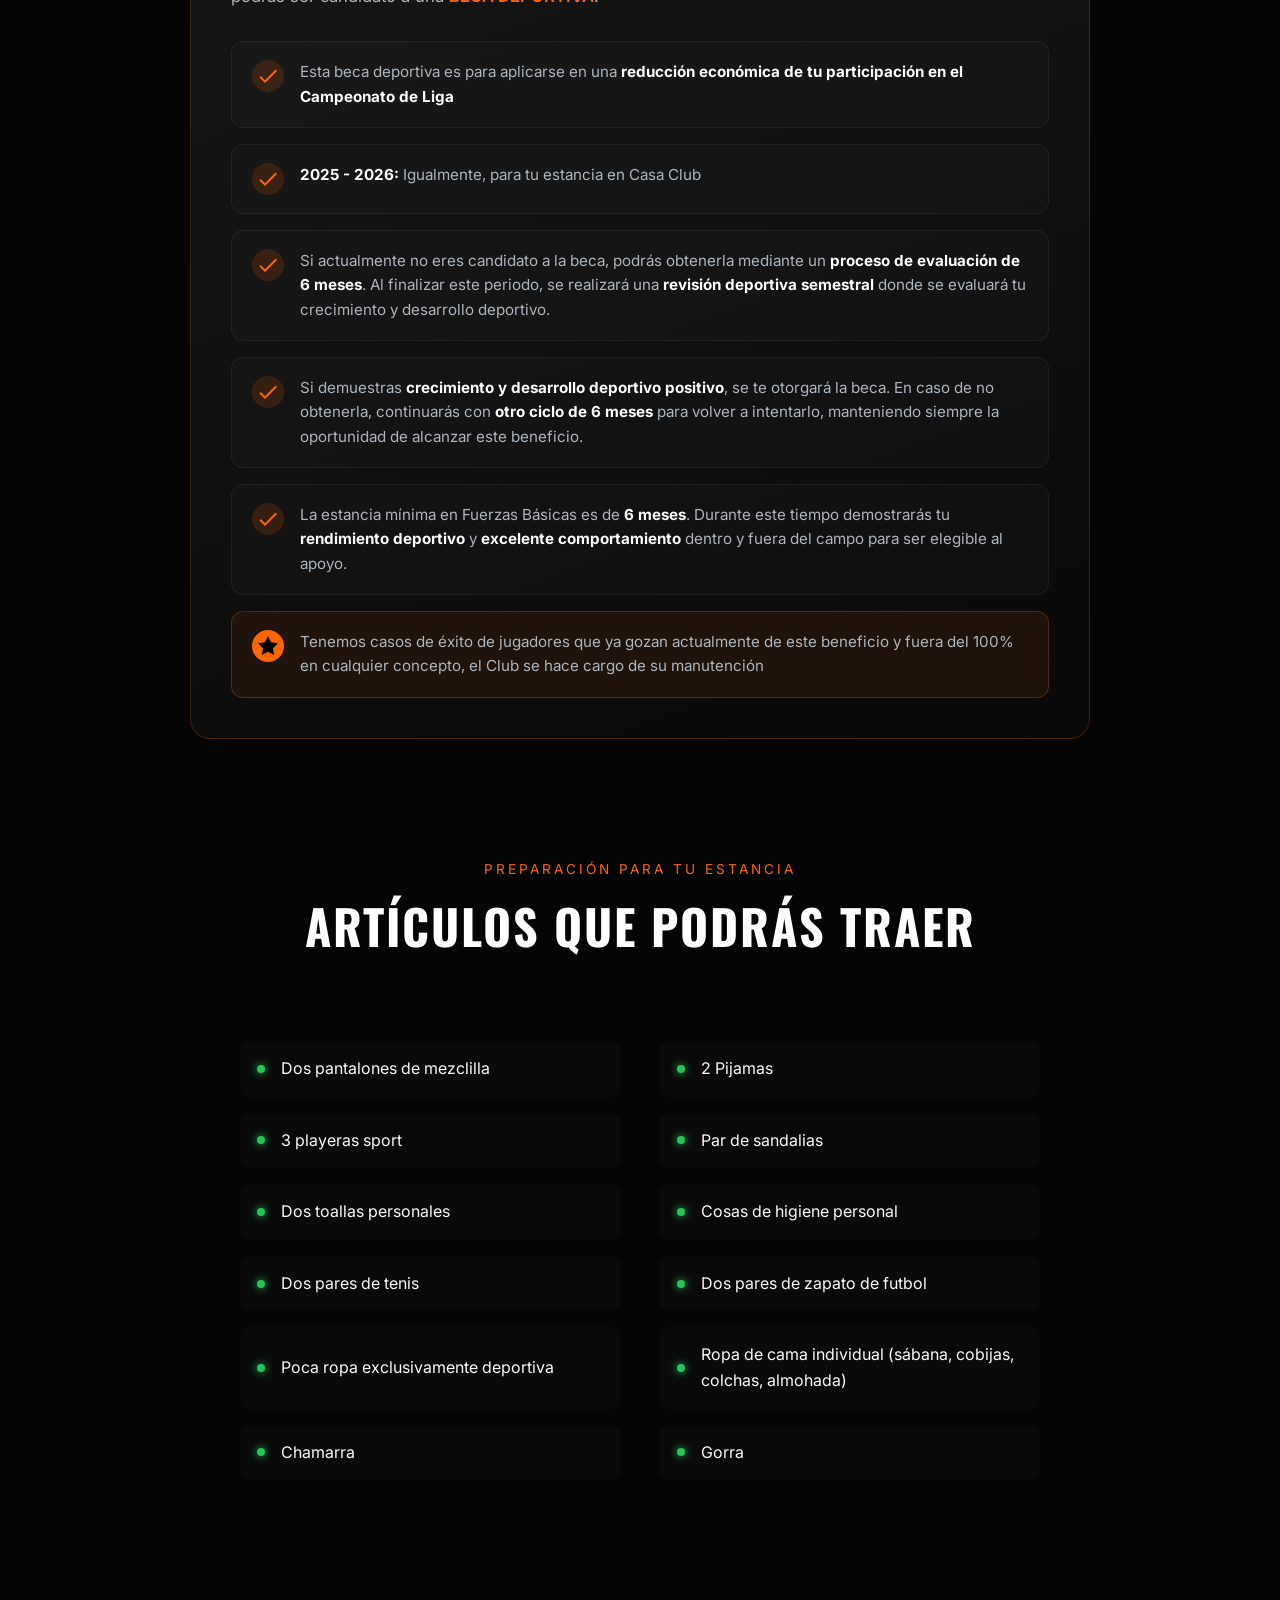
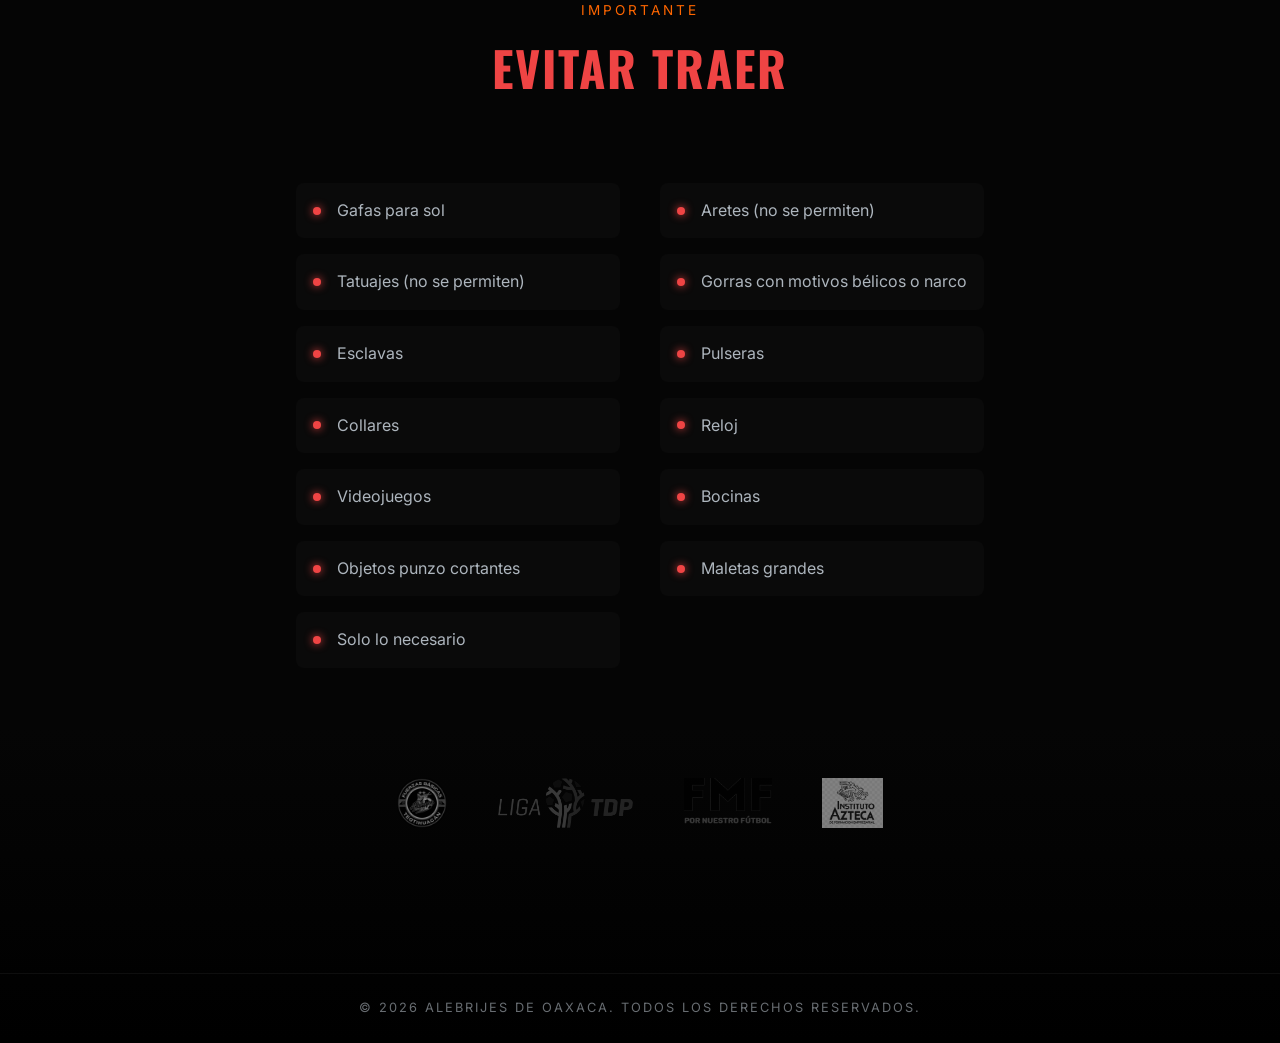
<file: requisitos.html>
<!DOCTYPE html>
<html lang="es">

<head>
    <meta charset="UTF-8">
    <meta name="viewport" content="width=device-width, initial-scale=1.0">
    <title>Requisitos | Alebrijes de Oaxaca</title>
    <meta name="description"
        content="Documentos y artículos necesarios para ingresar a las Fuerzas Básicas de Alebrijes de Oaxaca.">
    <!-- Google Fonts -->
    <link rel="preconnect" href="https://fonts.googleapis.com">
    <link rel="preconnect" href="https://fonts.gstatic.com" crossorigin>
    <link
        href="https://fonts.googleapis.com/css2?family=Oswald:wght@400;500;700&family=Inter:wght@300;400;600&display=swap"
        rel="stylesheet">

    <!-- Styles -->
    <link rel="stylesheet" href="css/styles.css">
</head>

<body>

    <!-- Navigation Menu -->
    <nav class="nav-menu" id="nav-menu">
        <button class="hamburger" id="hamburger" aria-label="Menú">
            <span></span>
            <span></span>
            <span></span>
        </button>
        <div class="nav-links" id="nav-links">
            <a href="fuerzas-basicas.html" class="nav-link">Estancia y Alojamiento</a>
            <a href="casos-exito.html" class="nav-link">Casos de Éxito</a>
            <a href="requisitos.html" class="nav-link active">Requisitos</a>
            <a href="escuela.html" class="nav-link">Escuela</a>
            <a href="fisioterapeuta.html" class="nav-link">Fisioterapeuta</a>
        </div>
    </nav>

    <!-- Hero Section -->
    <header class="hero hero-short">
        <div class="hero-overlay"></div>
        <div class="hero-content fade-in-up">
            <div class="text-container">
                <img src="assets/img/alebrijes-text.png" alt="Siempre Jugar en Equipo" class="hero-slogan">
            </div>
        </div>
        <div class="scroll-indicator">
            <span class="scroll-text">DESLIZA ABAJO HASTA EL FINAL</span>
            <div class="arrow"></div>
        </div>
    </header>

    <!-- Main Container -->
    <main class="container">

        <!-- Documentos a Presentar Section -->
        <section class="section requisitos-section" id="documentos">
            <div class="section-header fade-in">
                <span class="section-subtitle">Ingreso a Fuerzas Básicas</span>
                <h2 class="section-title">Documentos a Presentar</h2>
            </div>

            <div class="grid-layout docs-grid">
                <!-- Acta de Nacimiento -->
                <div class="card requisito-card fade-in-up">
                    <div class="card-icon">
                        <svg viewBox="0 0 24 24" width="40" height="40" stroke="currentColor" stroke-width="1.5"
                            fill="none" stroke-linecap="round" stroke-linejoin="round">
                            <path d="M14 2H6a2 2 0 0 0-2 2v16a2 2 0 0 0 2 2h12a2 2 0 0 0 2-2V8z" />
                            <polyline points="14 2 14 8 20 8" />
                            <line x1="16" y1="13" x2="8" y2="13" />
                            <line x1="16" y1="17" x2="8" y2="17" />
                            <polyline points="10 9 9 9 8 9" />
                        </svg>
                    </div>
                    <div class="card-body">
                        <h3>Acta de Nacimiento</h3>
                        <p class="card-description">Acta de nacimiento actualizada (copia legible)</p>
                    </div>
                    <div class="card-footer">
                        <span class="card-tag">Obligatorio</span>
                    </div>
                </div>

                <!-- CURP -->
                <div class="card requisito-card fade-in-up">
                    <div class="card-icon">
                        <svg viewBox="0 0 24 24" width="40" height="40" stroke="currentColor" stroke-width="1.5"
                            fill="none" stroke-linecap="round" stroke-linejoin="round">
                            <rect x="3" y="4" width="18" height="16" rx="2" />
                            <line x1="7" y1="8" x2="17" y2="8" />
                            <line x1="7" y1="12" x2="17" y2="12" />
                            <line x1="7" y1="16" x2="12" y2="16" />
                        </svg>
                    </div>
                    <div class="card-body">
                        <h3>CURP Actualizado</h3>
                        <p class="card-description">Clave Única de Registro de Población vigente</p>
                    </div>
                    <div class="card-footer">
                        <span class="card-tag">Obligatorio</span>
                    </div>
                </div>

                <!-- Certificado Médico -->
                <div class="card requisito-card fade-in-up">
                    <div class="card-icon">
                        <svg viewBox="0 0 24 24" width="40" height="40" stroke="currentColor" stroke-width="1.5"
                            fill="none" stroke-linecap="round" stroke-linejoin="round">
                            <path d="M22 12h-4l-3 9L9 3l-3 9H2" />
                        </svg>
                    </div>
                    <div class="card-body">
                        <h3>Certificado Médico</h3>
                        <p class="card-description">Certificado médico con no mayor a 3 meses de antigüedad</p>
                    </div>
                    <div class="card-footer">
                        <span class="card-tag">No mayor a 3 meses</span>
                    </div>
                </div>

                <!-- Identificación -->
                <div class="card requisito-card fade-in-up">
                    <div class="card-icon">
                        <svg viewBox="0 0 24 24" width="40" height="40" stroke="currentColor" stroke-width="1.5"
                            fill="none" stroke-linecap="round" stroke-linejoin="round">
                            <rect x="2" y="5" width="20" height="14" rx="2" />
                            <circle cx="8" cy="12" r="2" />
                            <line x1="14" y1="10" x2="20" y2="10" />
                            <line x1="14" y1="14" x2="18" y2="14" />
                        </svg>
                    </div>
                    <div class="card-body">
                        <h3>Identificación</h3>
                        <p class="card-description">Identificación oficial del jugador y del tutor (INE o pasaporte)</p>
                    </div>
                    <div class="card-footer">
                        <span class="card-tag">Jugador y Tutor</span>
                    </div>
                </div>
            </div>
        </section>

        <!-- Beca Deportiva Section -->
        <section class="section beca-section" id="beca">
            <div class="section-header fade-in">
                <span class="section-subtitle">Oportunidad de Crecimiento</span>
                <h2 class="section-title">Beca Deportiva</h2>
            </div>

            <div class="beca-container fade-in-up">
                <div class="beca-alert">
                    <div class="beca-alert-icon">
                        <svg viewBox="0 0 24 24" width="32" height="32" stroke="currentColor" stroke-width="2"
                            fill="none" stroke-linecap="round" stroke-linejoin="round">
                            <circle cx="12" cy="12" r="10" />
                            <line x1="12" y1="8" x2="12" y2="12" />
                            <line x1="12" y1="16" x2="12.01" y2="16" />
                        </svg>
                    </div>
                    <h3 class="beca-alert-title">Nota Importante</h3>
                </div>

                <div class="beca-content">
                    <p class="beca-intro">El <strong>Área Deportiva de Fuerzas Básicas</strong> te brinda la oportunidad
                        de la afiliación y participación a la <strong>Liga Mexicana de Filiales MX o Liga TDP</strong>,
                        ya que dependiendo del nivel mostrado en tu último torneo, podrás ser candidato a una <span
                            class="highlight">Beca Deportiva</span>.</p>

                    <div class="beca-benefits">
                        <div class="benefit-item">
                            <div class="benefit-icon">
                                <svg viewBox="0 0 24 24" width="24" height="24" fill="currentColor">
                                    <path d="M9 16.17L4.83 12l-1.42 1.41L9 19 21 7l-1.41-1.41L9 16.17z" />
                                </svg>
                            </div>
                            <p>Esta beca deportiva es para aplicarse en una <strong>reducción económica de tu
                                    participación en el Campeonato de Liga</strong></p>
                        </div>
                        <div class="benefit-item">
                            <div class="benefit-icon">
                                <svg viewBox="0 0 24 24" width="24" height="24" fill="currentColor">
                                    <path d="M9 16.17L4.83 12l-1.42 1.41L9 19 21 7l-1.41-1.41L9 16.17z" />
                                </svg>
                            </div>
                            <p><strong>2025 - 2026:</strong> Igualmente, para tu estancia en Casa Club</p>
                        </div>
                        <div class="benefit-item">
                            <div class="benefit-icon">
                                <svg viewBox="0 0 24 24" width="24" height="24" fill="currentColor">
                                    <path d="M9 16.17L4.83 12l-1.42 1.41L9 19 21 7l-1.41-1.41L9 16.17z" />
                                </svg>
                            </div>
                            <p>Si actualmente no eres candidato a la beca, podrás obtenerla mediante un <strong>proceso
                                    de evaluación de 6 meses</strong>. Al finalizar este periodo, se realizará una
                                <strong>revisión deportiva semestral</strong> donde se evaluará tu crecimiento y
                                desarrollo deportivo.</p>
                        </div>
                        <div class="benefit-item">
                            <div class="benefit-icon">
                                <svg viewBox="0 0 24 24" width="24" height="24" fill="currentColor">
                                    <path d="M9 16.17L4.83 12l-1.42 1.41L9 19 21 7l-1.41-1.41L9 16.17z" />
                                </svg>
                            </div>
                            <p>Si demuestras <strong>crecimiento y desarrollo deportivo positivo</strong>, se te
                                otorgará la beca. En caso de no obtenerla, continuarás con <strong>otro ciclo de 6
                                    meses</strong> para volver a intentarlo, manteniendo siempre la oportunidad de
                                alcanzar este beneficio.</p>
                        </div>
                        <div class="benefit-item">
                            <div class="benefit-icon">
                                <svg viewBox="0 0 24 24" width="24" height="24" fill="currentColor">
                                    <path d="M9 16.17L4.83 12l-1.42 1.41L9 19 21 7l-1.41-1.41L9 16.17z" />
                                </svg>
                            </div>
                            <p>La estancia mínima en Fuerzas Básicas es de <strong>6 meses</strong>. Durante este tiempo
                                demostrarás tu <strong>rendimiento deportivo</strong> y <strong>excelente
                                    comportamiento</strong> dentro y fuera del campo para ser elegible al apoyo.</p>
                        </div>
                        <div class="benefit-item featured">
                            <div class="benefit-icon">
                                <svg viewBox="0 0 24 24" width="24" height="24" fill="currentColor">
                                    <path
                                        d="M12 2L15.09 8.26L22 9.27L17 14.14L18.18 21.02L12 17.77L5.82 21.02L7 14.14L2 9.27L8.91 8.26L12 2Z" />
                                </svg>
                            </div>
                            <p>Tenemos casos de éxito de jugadores que ya gozan actualmente de este beneficio y fuera
                                del 100% en cualquier concepto, el Club se hace cargo de su manutención</p>
                        </div>
                    </div>
                </div>
            </div>
        </section>

        <!-- Artículos Permitidos Section -->
        <section class="section articulos-section" id="articulos">
            <div class="section-header fade-in">
                <span class="section-subtitle">Preparación para tu Estancia</span>
                <h2 class="section-title">Artículos que Podrás Traer</h2>
            </div>

            <div class="articulos-grid">
                <div class="articulos-list fade-in-up">
                    <ul class="benefits-list permitidos-list">
                        <li><span class="check-box permitido"></span>Dos pantalones de mezclilla</li>
                        <li><span class="check-box permitido"></span>2 Pijamas</li>
                        <li><span class="check-box permitido"></span>3 playeras sport</li>
                        <li><span class="check-box permitido"></span>Par de sandalias</li>
                        <li><span class="check-box permitido"></span>Dos toallas personales</li>
                        <li><span class="check-box permitido"></span>Cosas de higiene personal</li>
                        <li><span class="check-box permitido"></span>Dos pares de tenis</li>
                        <li><span class="check-box permitido"></span>Dos pares de zapato de futbol</li>
                        <li><span class="check-box permitido"></span>Poca ropa exclusivamente deportiva</li>
                        <li><span class="check-box permitido"></span>Ropa de cama individual (sábana, cobijas, colchas,
                            almohada)</li>
                        <li><span class="check-box permitido"></span>Chamarra</li>
                        <li><span class="check-box permitido"></span>Gorra</li>
                    </ul>
                </div>
            </div>
        </section>

        <!-- Artículos NO Permitidos Section -->
        <section class="section evitar-section" id="evitar">
            <div class="section-header fade-in">
                <span class="section-subtitle">Importante</span>
                <h2 class="section-title evitar-title">Evitar Traer</h2>
            </div>

            <div class="articulos-grid">
                <div class="articulos-list fade-in-up">
                    <ul class="benefits-list evitar-list">
                        <li><span class="check-box prohibido"></span>Gafas para sol</li>
                        <li><span class="check-box prohibido"></span>Aretes (no se permiten)</li>
                        <li><span class="check-box prohibido"></span>Tatuajes (no se permiten)</li>
                        <li><span class="check-box prohibido"></span>Gorras con motivos bélicos o narco</li>
                        <li><span class="check-box prohibido"></span>Esclavas</li>
                        <li><span class="check-box prohibido"></span>Pulseras</li>
                        <li><span class="check-box prohibido"></span>Collares</li>
                        <li><span class="check-box prohibido"></span>Reloj</li>
                        <li><span class="check-box prohibido"></span>Videojuegos</li>
                        <li><span class="check-box prohibido"></span>Bocinas</li>
                        <li><span class="check-box prohibido"></span>Objetos punzo cortantes</li>
                        <li><span class="check-box prohibido"></span>Maletas grandes</li>
                        <li><span class="check-box prohibido"></span>Solo lo necesario</li>
                    </ul>
                </div>
            </div>
        </section>

    </main>

    <!-- Footer -->
    <footer class="footer">
        <div class="logos-container fade-in">
            <img src="assets/img/alebrijes-badge.png" alt="Alebrijes Badge">
            <img src="assets/img/liga-tdp.png" alt="Liga TDP">
            <img src="assets/img/fmf.png" alt="FMF">
            <img src="assets/img/instituto-azteca.png" alt="Instituto Azteca">
        </div>
        <div class="footer-bottom">
            <p class="copyright">© 2026 Alebrijes de Oaxaca. Todos los derechos reservados.</p>
        </div>
    </footer>

    <script src="js/main.js"></script>
</body>

</html>
</file>
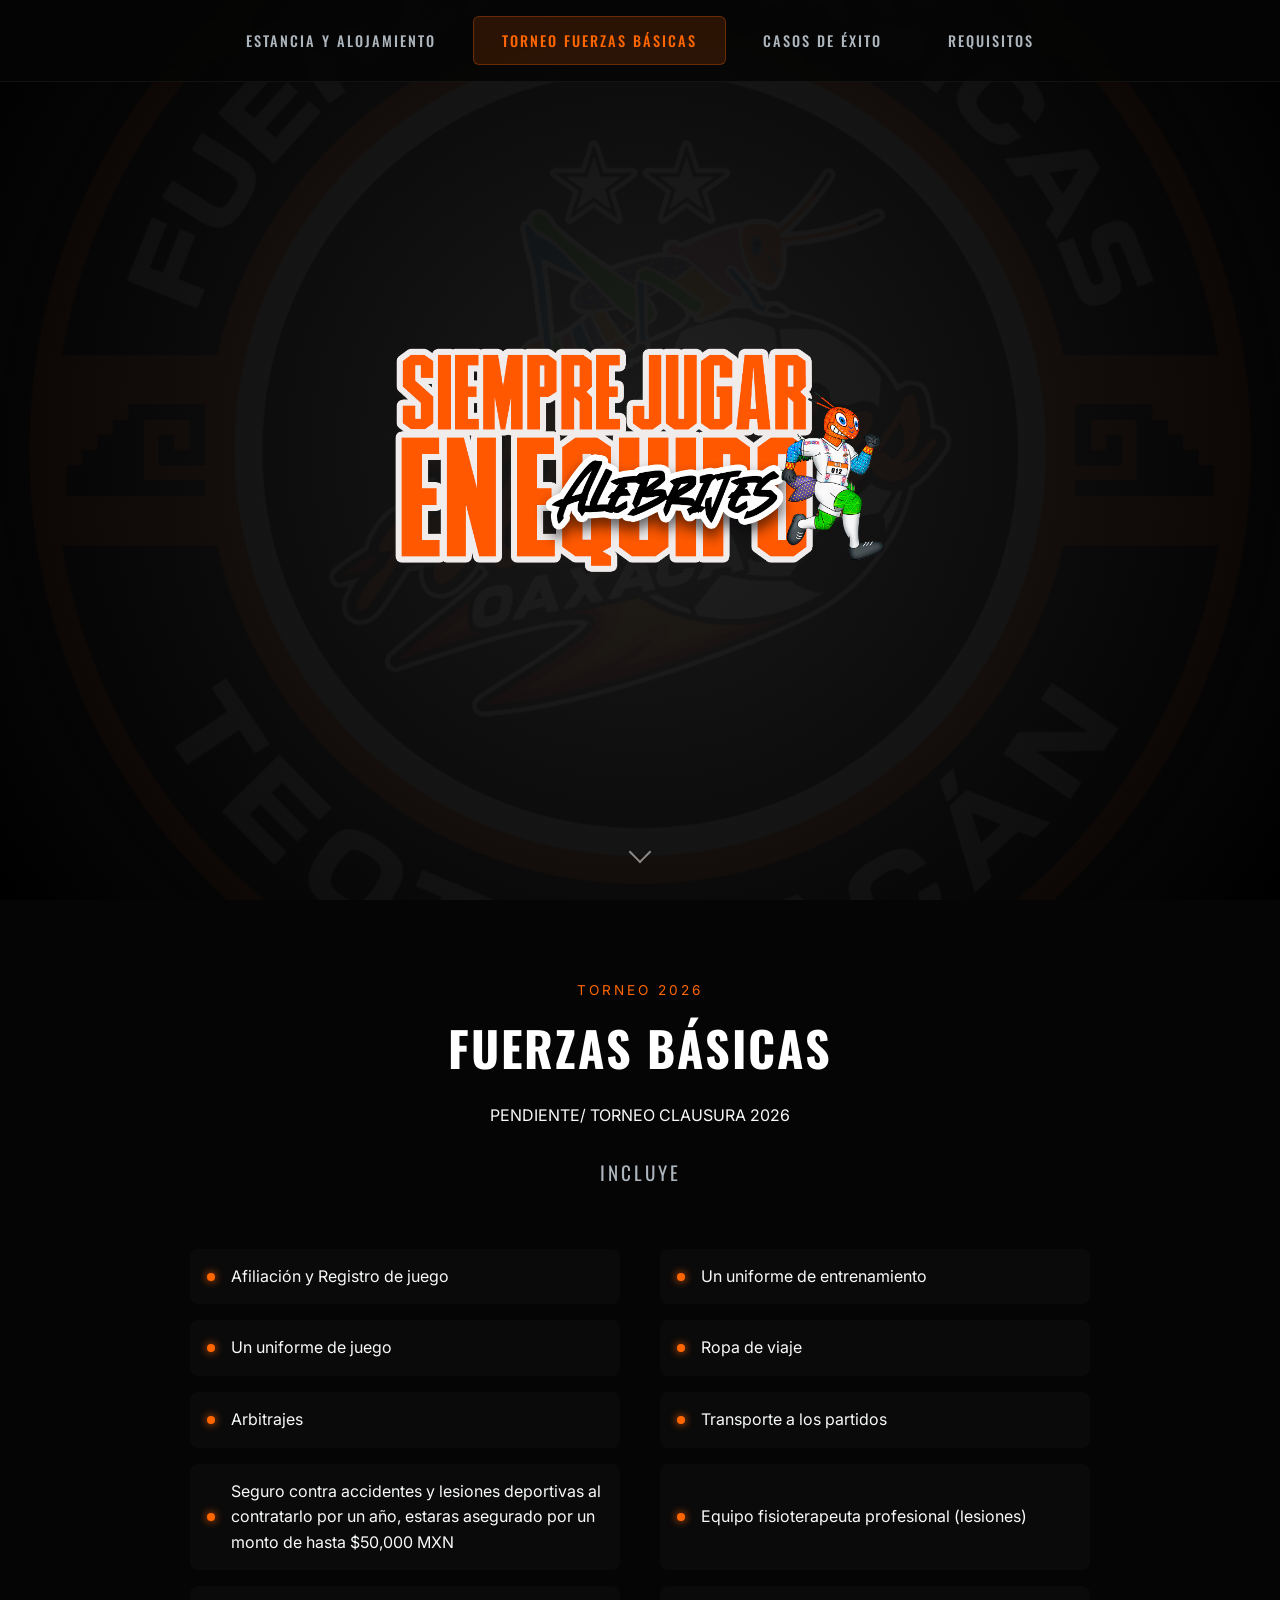
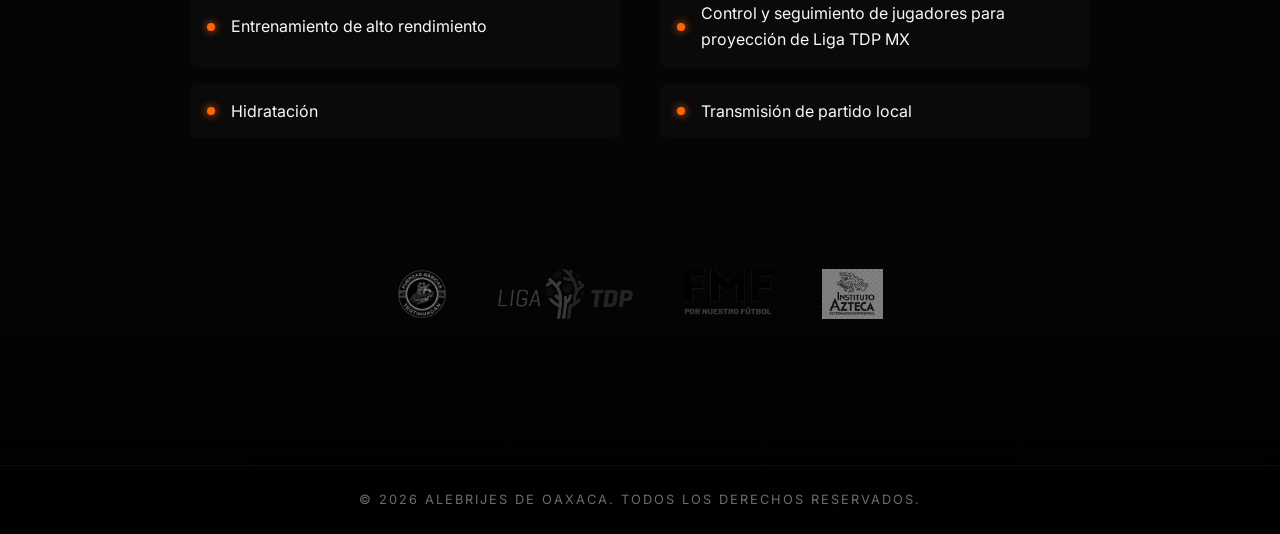
<file: torneo-fuerzas-basicas.html>
<!DOCTYPE html>
<html lang="es">

<head>
    <meta charset="UTF-8">
    <meta name="viewport" content="width=device-width, initial-scale=1.0">
    <title>Torneo Fuerzas Básicas | Alebrijes de Oaxaca</title>
    <meta name="description" content="Costo y beneficios del Torneo Fuerzas Básicas de Alebrijes de Oaxaca.">

    <!-- Google Fonts -->
    <link rel="preconnect" href="https://fonts.googleapis.com">
    <link rel="preconnect" href="https://fonts.gstatic.com" crossorigin>
    <link
        href="https://fonts.googleapis.com/css2?family=Oswald:wght@400;500;700&family=Inter:wght@300;400;600&display=swap"
        rel="stylesheet">

    <!-- Styles -->
    <link rel="stylesheet" href="css/styles.css">
</head>

<body>

    <!-- Navigation Menu -->
    <nav class="nav-menu" id="nav-menu">
        <button class="hamburger" id="hamburger" aria-label="Menú">
            <span></span>
            <span></span>
            <span></span>
        </button>
        <div class="nav-links" id="nav-links">
            <a href="fuerzas-basicas.html" class="nav-link">Estancia y Alojamiento</a>
            <a href="torneo-fuerzas-basicas.html" class="nav-link active">Torneo Fuerzas Básicas</a>
            <a href="casos-exito.html" class="nav-link">Casos de Éxito</a>
            <a href="requisitos.html" class="nav-link">Requisitos</a>
        </div>
    </nav>

    <!-- Hero Section -->
    <header class="hero">
        <div class="hero-overlay"></div>
        <div class="hero-content fade-in-up">
            <div class="text-container">
                <img src="assets/img/alebrijes-text.png" alt="Siempre Jugar en Equipo" class="hero-slogan">
            </div>
        </div>
        <div class="scroll-indicator">
            <div class="arrow"></div>
        </div>
    </header>

    <!-- Main Container -->
    <main class="container">

        <!-- Torneo Fuerzas Básicas Section -->
        <section class="section liga-tdp" id="torneo-fuerzas-basicas">
            <div class="section-header fade-in">
                <span class="section-subtitle">Torneo 2026</span>
                <h2 class="section-title">FUERZAS BÁSICAS</h2>
                <div>PENDIENTE<span class="period">/ TORNEO CLAUSURA 2026</span></div>
                <p class="includes-label">Incluye</p>
            </div>

            <div class="checklist-container fade-in-up">
                <ul class="benefits-list">
                    <li><span class="check-box"></span> Afiliación y Registro de juego</li>
                    <li><span class="check-box"></span> Un uniforme de entrenamiento</li>
                    <li><span class="check-box"></span> Un uniforme de juego</li>
                    <li><span class="check-box"></span> Ropa de viaje</li>
                    <li><span class="check-box"></span> Arbitrajes</li>
                    <li><span class="check-box"></span> Transporte a los partidos</li>
                    <li><span class="check-box"></span> Seguro contra accidentes y lesiones deportivas al contratarlo
                        por un año, estaras asegurado por un monto de hasta $50,000 MXN</li>
                    <li><span class="check-box"></span> Equipo fisioterapeuta profesional (lesiones)</li>
                    <li><span class="check-box"></span> Entrenamiento de alto rendimiento</li>
                    <li><span class="check-box"></span> Control y seguimiento de jugadores para proyección de Liga TDP
                        MX</li>
                    <li><span class="check-box"></span> Hidratación</li>
                    <li><span class="check-box"></span> Transmisión de partido local</li>
                </ul>
            </div>
        </section>

    </main>

    <!-- Footer -->
    <footer class="footer">
        <div class="logos-container fade-in">
            <img src="assets/img/alebrijes-badge.png" alt="Alebrijes Badge">
            <img src="assets/img/liga-tdp.png" alt="Liga TDP">
            <img src="assets/img/fmf.png" alt="FMF">
            <img src="assets/img/instituto-azteca.png" alt="Instituto Azteca">
        </div>
        <div class="footer-bottom">
            <p class="copyright">© 2026 Alebrijes de Oaxaca. Todos los derechos reservados.</p>
        </div>
    </footer>

    <script src="js/main.js"></script>
</body>


</html>
</file>
<file: css/styles.css>
/* Reset & Base Styles */
:root {
    --primary-color: #FF6600;
    --primary-glow: rgba(255, 102, 0, 0.4);
    --secondary-color: #000000;
    --text-color: #F8F9FA;
    --text-muted: #ADB5BD;
    --bg-dark: #050505;
    --bg-card: rgba(20, 20, 20, 0.6);
    --glass-border: rgba(255, 255, 255, 0.08);
    --font-heading: 'Oswald', sans-serif;
    --font-body: 'Inter', sans-serif;
}

* {
    margin: 0;
    padding: 0;
    box-sizing: border-box;
}

html {
    scroll-behavior: smooth;
}

body {
    background-color: var(--bg-dark);
    color: var(--text-color);
    font-family: var(--font-body);
    line-height: 1.6;
    overflow-x: hidden;
    -webkit-font-smoothing: antialiased;
}

a {
    text-decoration: none;
    color: inherit;
}

ul {
    list-style: none;
}

/* Utilities */
.container {
    max-width: 1200px;
    margin: 0 auto;
    padding: 0 24px;
}

/* ===================== */
/* NAVIGATION MENU       */
/* ===================== */
.nav-menu {
    position: fixed;
    top: 0;
    left: 0;
    right: 0;
    z-index: 1000;
    display: flex;
    justify-content: center;
    align-items: center;
    gap: 8px;
    padding: 16px 24px;
    background: rgba(5, 5, 5, 0.85);
    backdrop-filter: blur(12px);
    -webkit-backdrop-filter: blur(12px);
    border-bottom: 1px solid rgba(255, 255, 255, 0.05);
}

.nav-link {
    font-family: var(--font-heading);
    font-size: 0.9rem;
    font-weight: 500;
    letter-spacing: 2px;
    text-transform: uppercase;
    color: var(--text-muted);
    padding: 12px 28px;
    border-radius: 6px;
    transition: all 0.3s ease;
    border: 1px solid transparent;
}

.nav-link:hover {
    color: #fff;
    background: rgba(255, 102, 0, 0.1);
    border-color: rgba(255, 102, 0, 0.2);
}

.nav-link:active,
.nav-link.active {
    color: var(--primary-color);
    background: rgba(255, 102, 0, 0.15);
    border-color: rgba(255, 102, 0, 0.3);
}

/* Nav Links Container (Desktop) */
.nav-links {
    display: flex;
    justify-content: center;
    align-items: center;
    gap: 8px;
}

/* Hamburger Button (Hidden on Desktop) */
.hamburger {
    display: none;
    flex-direction: column;
    justify-content: center;
    align-items: center;
    gap: 5px;
    width: 40px;
    height: 40px;
    background: transparent;
    border: none;
    cursor: pointer;
    padding: 8px;
    z-index: 1001;
}

.hamburger span {
    display: block;
    width: 24px;
    height: 2px;
    background: #fff;
    border-radius: 2px;
    transition: all 0.3s ease;
}

.hamburger.active span:nth-child(1) {
    transform: rotate(45deg) translate(5px, 5px);
}

.hamburger.active span:nth-child(2) {
    opacity: 0;
}

.hamburger.active span:nth-child(3) {
    transform: rotate(-45deg) translate(5px, -5px);
}

.section,
.hero,
.footer {
    min-height: 100vh;
    display: flex;
    flex-direction: column;
    justify-content: center;
}

.section {
    padding: 80px 0;
}

/* Hero Section */
.hero {
    position: relative;
    background: radial-gradient(circle at center, #1b1b1b 0%, #000000 100%);
    overflow: hidden;
    padding: 20px;
    padding-top: 80px;
    /* Account for fixed navbar */
}

.hero-overlay {
    position: absolute;
    top: 0;
    left: 0;
    width: 100%;
    height: 100%;
    background: url('../assets/img/alebrijes-badge.png') no-repeat center center;
    background-size: cover;
    opacity: 0.03;
    z-index: 0;
}

.hero-content {
    z-index: 1;
    display: flex;
    flex-direction: column;
    align-items: center;
    gap: 32px;
    max-width: 100%;
}

.text-container {
    width: 100%;
    max-width: 600px;
    padding: 0 20px;
}

.hero-slogan {
    width: 100%;
    height: auto;
    object-fit: contain;
}

.scroll-indicator {
    position: absolute;
    bottom: 40px;
    left: 50%;
    transform: translateX(-50%);
    display: flex;
    flex-direction: column;
    align-items: center;
    gap: 12px;
    opacity: 0.5;
    transition: opacity 0.3s;
    cursor: pointer;
}

.scroll-indicator:hover {
    opacity: 1;
}

.scroll-text {
    font-family: var(--font-body);
    font-size: 0.85rem;
    color: #ffffff;
    text-transform: uppercase;
    letter-spacing: 2px;
    font-weight: 500;
    text-shadow: 0 0 10px rgba(255, 255, 255, 0.8), 0 0 20px rgba(255, 255, 255, 0.5);
}

.arrow {
    width: 16px;
    height: 16px;
    border-right: 2px solid white;
    border-bottom: 2px solid white;
    transform: rotate(45deg);
    animation: bounce 2s infinite;
}

@keyframes bounce {

    0%,
    20%,
    50%,
    80%,
    100% {
        transform: translateY(0) rotate(45deg);
    }

    40% {
        transform: translateY(-8px) rotate(45deg);
    }

    60% {
        transform: translateY(-4px) rotate(45deg);
    }
}

/* Section Common */
.section-header {
    text-align: center;
    margin-bottom: 60px;
}

.section-subtitle {
    display: block;
    font-family: var(--font-body);
    font-size: 0.85rem;
    font-weight: 400;
    letter-spacing: 3px;
    text-transform: uppercase;
    color: var(--primary-color);
    margin-bottom: 8px;
}

.section-title {
    font-family: var(--font-heading);
    font-size: 3rem;
    text-transform: uppercase;
    margin-bottom: 16px;
    letter-spacing: 2px;
    color: #fff;
}

.price-tag {
    font-family: var(--font-heading);
    font-size: 2.5rem;
    color: var(--primary-color);
    font-weight: 500;
}

.price-tag .period {
    font-size: 1rem;
    color: var(--text-muted);
    font-weight: 300;
    letter-spacing: 1px;
}

.includes-label {
    margin-top: 30px;
    font-family: var(--font-heading);
    font-size: 1.2rem;
    font-weight: 400;
    letter-spacing: 3px;
    text-transform: uppercase;
    color: var(--text-muted);
}

/* ===================== */
/* CARD GRID - SYMMETRIC */
/* ===================== */
.grid-layout {
    display: grid;
    grid-template-columns: repeat(3, 1fr);
    gap: 24px;
}

.card {
    background: linear-gradient(160deg, rgba(25, 25, 25, 0.95), rgba(10, 10, 10, 0.95));
    border: 1px solid rgba(255, 255, 255, 0.05);
    border-radius: 16px;
    padding: 32px 28px;
    display: flex;
    flex-direction: column;
    transition: all 0.35s ease;
    position: relative;
    overflow: hidden;
    box-shadow: 0 8px 24px rgba(0, 0, 0, 0.4);
}

.card::before {
    content: '';
    position: absolute;
    top: 0;
    left: 0;
    width: 100%;
    height: 3px;
    background: linear-gradient(90deg, var(--primary-color), transparent);
    opacity: 0;
    transition: opacity 0.3s;
}

.card:hover::before {
    opacity: 1;
}

.card:hover {
    transform: translateY(-6px);
    border-color: rgba(255, 102, 0, 0.25);
    box-shadow: 0 16px 40px rgba(0, 0, 0, 0.5);
}

/* Card Icon */
.card-icon {
    color: var(--primary-color);
    margin-bottom: 20px;
    width: 56px;
    height: 56px;
    display: flex;
    align-items: center;
    justify-content: center;
    border-radius: 10px;
    background: rgba(255, 102, 0, 0.08);
}

/* Card Body */
.card-body {
    flex: 1;
    display: flex;
    flex-direction: column;
}

.card h3 {
    font-family: var(--font-heading);
    font-size: 1.35rem;
    margin-bottom: 12px;
    color: #fff;
    letter-spacing: 1px;
    text-transform: uppercase;
}

.card-description {
    color: var(--text-muted);
    font-size: 0.95rem;
    line-height: 1.6;
    margin-bottom: 8px;
    text-align: left;
    /* Reverted from justify to fix word spacing gaps */
    /* Improvements for justified text */
}

.card-note {
    font-size: 0.8rem;
    color: #777;
    margin-top: auto;
    padding-top: 16px;
    /* Increased spacing */
    border-top: 1px solid rgba(255, 255, 255, 0.03);
    /* Subtle separator to help spacing visual */
}

/* Card Footer */
.card-footer {
    margin-top: 20px;
    padding-top: 16px;
    border-top: 1px solid rgba(255, 255, 255, 0.08);
}

.card-tag {
    display: inline-block;
    font-family: var(--font-heading);
    font-size: 0.85rem;
    font-weight: 600;
    letter-spacing: 1.5px;
    text-transform: uppercase;
    color: var(--primary-color);
}

/* Featured Card */
.featured-card {
    background: linear-gradient(160deg, rgba(35, 30, 25, 0.95), rgba(15, 12, 10, 0.95));
    border-color: rgba(255, 102, 0, 0.15);
}

/* ===================== */
/* CHECKLIST (Liga TDP)  */
/* ===================== */
.checklist-container {
    max-width: 900px;
    margin: 0 auto;
    width: 100%;
}

.benefits-list {
    display: grid;
    grid-template-columns: repeat(2, 1fr);
    gap: 16px 40px;
}

.benefits-list li {
    display: flex;
    align-items: center;
    font-size: 1rem;
    color: var(--text-color);
    padding: 14px 16px;
    background: rgba(255, 255, 255, 0.02);
    border-radius: 8px;
    border: 1px solid transparent;
    transition: all 0.3s;
}

.benefits-list li:hover {
    background: rgba(255, 255, 255, 0.04);
    border-color: rgba(255, 255, 255, 0.08);
    transform: translateX(4px);
}

.check-box {
    width: 8px;
    height: 8px;
    background-color: var(--primary-color);
    margin-right: 16px;
    flex-shrink: 0;
    border-radius: 50%;
    box-shadow: 0 0 8px var(--primary-color);
}

/* ===================== */
/* FOOTER                */
/* ===================== */
.footer {
    min-height: 35vh;
    display: flex;
    flex-direction: column;
    justify-content: space-between;
    align-items: center;
    padding-top: 50px;
    background: linear-gradient(to top, #000 0%, #050505 100%);
}

.logos-container {
    display: flex;
    justify-content: center;
    align-items: center;
    gap: 50px;
    flex-wrap: wrap;
    margin-bottom: 30px;
}

.logos-container img {
    height: 50px;
    width: auto;
    object-fit: contain;
    opacity: 0.5;
    transition: all 0.4s ease;
    filter: grayscale(100%);
}

.logos-container img:hover {
    opacity: 1;
    filter: grayscale(0%);
    transform: scale(1.1);
}

.footer-bottom {
    width: 100%;
    padding: 24px 0;
    margin-top: auto;
    border-top: 1px solid rgba(255, 255, 255, 0.05);
    display: flex;
    justify-content: center;
}

.copyright {
    color: var(--text-muted);
    font-size: 0.8rem;
    text-transform: uppercase;
    letter-spacing: 2px;
    opacity: 0.6;
}

/* ===================== */
/* DIVIDER               */
/* ===================== */
.divider {
    border: 0;
    height: 1px;
    background: rgba(255, 255, 255, 0.06);
    margin: 40px auto;
    width: 200px;
}

/* ===================== */
/* ANIMATIONS            */
/* ===================== */
.fade-in {
    opacity: 0;
    transition: opacity 0.8s ease-out;
}

.fade-in-up {
    opacity: 0;
    transform: translateY(30px);
    transition: opacity 0.8s ease, transform 0.8s ease;
}

.visible {
    opacity: 1;
    transform: translateY(0);
}

/* ===================== */
/* RESPONSIVE            */
/* ===================== */

/* Scroll offset for fixed nav */
html {
    scroll-padding-top: 70px;
}

@media (max-width: 1024px) {
    .grid-layout {
        grid-template-columns: repeat(2, 1fr);
    }

    .players-grid {
        grid-template-columns: repeat(3, 1fr);
    }
}

@media (max-width: 768px) {
    html {
        scroll-padding-top: 70px;
    }

    /* ===== HAMBURGER MENU MOBILE ===== */
    .hamburger {
        display: flex;
    }

    .nav-menu {
        padding: 12px 20px;
        justify-content: flex-start;
    }

    .nav-links {
        position: fixed;
        top: 0;
        right: -100%;
        width: 280px;
        height: 100vh;
        background: rgba(10, 10, 10, 0.98);
        backdrop-filter: blur(20px);
        -webkit-backdrop-filter: blur(20px);
        flex-direction: column;
        justify-content: flex-start;
        align-items: stretch;
        padding: 80px 20px 40px;
        gap: 0;
        transition: right 0.4s cubic-bezier(0.4, 0, 0.2, 1);
        box-shadow: -10px 0 30px rgba(0, 0, 0, 0.5);
        z-index: 999;
    }

    .nav-links.open {
        right: 0;
    }

    .nav-links .nav-link {
        width: 100%;
        text-align: left;
        padding: 16px 20px;
        font-size: 1rem;
        border-radius: 8px;
        border: none;
        border-bottom: 1px solid rgba(255, 255, 255, 0.05);
    }

    .nav-links .nav-link:last-child {
        border-bottom: none;
    }

    /* Mobile menu overlay */
    .nav-overlay {
        position: fixed;
        top: 0;
        left: 0;
        width: 100%;
        height: 100%;
        background: rgba(0, 0, 0, 0.6);
        opacity: 0;
        visibility: hidden;
        transition: all 0.3s ease;
        z-index: 998;
    }

    .nav-overlay.open {
        opacity: 1;
        visibility: visible;
    }

    /* Body scroll lock */
    body.menu-open {
        overflow: hidden;
    }

    /* ===== HERO FULL SCREEN MOBILE ===== */
    .hero {
        min-height: 100vh;
        padding-top: 70px;
    }

    .hero-short {
        min-height: 60vh;
    }

    .section {
        min-height: auto;
        padding: 50px 0;
    }

    .section-subtitle {
        font-size: 0.7rem;
    }

    .section-title {
        font-size: 1.8rem;
    }

    .price-tag {
        font-size: 1.6rem;
    }

    .includes-label {
        font-size: 1rem;
        margin-top: 20px;
    }

    .grid-layout {
        grid-template-columns: 1fr;
        gap: 16px;
    }

    .card {
        padding: 20px;
    }

    .card-icon {
        width: 48px;
        height: 48px;
    }

    .card h3 {
        font-size: 1.1rem;
    }

    .card-description {
        font-size: 0.9rem;
    }

    .benefits-list {
        grid-template-columns: 1fr;
        gap: 10px;
    }

    .benefits-list li {
        font-size: 0.9rem;
        padding: 12px 16px;
    }

    .logos-container {
        gap: 20px;
        padding: 0 16px;
    }

    .logos-container img {
        height: 32px;
    }

    .footer {
        min-height: auto;
        padding: 40px 0 20px;
    }

    .players-grid {
        grid-template-columns: repeat(2, 1fr);
        gap: 16px;
    }

    .player-photo {
        height: 200px;
    }

    .player-details {
        padding: 18px 14px;
    }

    .player-details h3 {
        font-size: 1rem;
    }

    .player-stat {
        font-size: 0.75rem;
    }

    .featured-players-section {
        padding: 50px 0;
    }
}

@media (max-width: 480px) {
    html {
        scroll-padding-top: 120px;
    }

    .nav-menu {
        padding: 10px 12px;
        gap: 4px;
    }

    .nav-link {
        font-size: 0.6rem;
        padding: 6px 10px;
        letter-spacing: 0;
    }

    .hero {
        padding-top: 120px;
        min-height: 50vh;
    }

    .hero-short {
        min-height: 35vh;
    }

    .section-title {
        font-size: 1.5rem;
    }

    .price-tag {
        font-size: 1.3rem;
    }

    .price-tag .period {
        font-size: 0.7rem;
        display: block;
        margin-top: 4px;
    }

    .text-container {
        max-width: 260px;
        padding: 0 10px;
    }

    .section {
        padding: 40px 0;
    }

    .section-header {
        margin-bottom: 30px;
    }

    .container {
        padding: 0 16px;
    }

    .players-grid {
        grid-template-columns: 1fr;
        gap: 20px;
    }

    .player-card {
        max-width: 320px;
        margin: 0 auto;
    }

    .player-photo {
        height: 280px;
    }

    .card-footer {
        padding-top: 12px;
        margin-top: 16px;
    }

    .card-tag {
        font-size: 0.65rem;
    }

    .footer-bottom {
        padding: 15px 10px;
    }

    .copyright {
        font-size: 0.7rem;
    }
}

/* ===================== */
/* HERO SHORT VARIANT    */
/* ===================== */
.hero-short {
    min-height: 50vh;
}

/* ===================== */
/* FEATURED PLAYERS      */
/* ===================== */
.featured-players-section {
    min-height: auto;
    padding: 80px 0;
    overflow-x: hidden;
}

.players-grid {
    display: flex;
    gap: 24px;
    max-width: 1200px;
    margin: 0 auto;
    padding: 0 20px;
    justify-content: center;
    flex-wrap: wrap;
}

.player-card {
    background: linear-gradient(160deg, rgba(25, 25, 25, 0.95), rgba(10, 10, 10, 0.95));
    border-radius: 16px;
    overflow: hidden;
    border: 1px solid rgba(255, 255, 255, 0.06);
    box-shadow: 0 10px 30px rgba(0, 0, 0, 0.4);
    transition: all 0.4s ease;
    flex: 0 0 200px;
    max-width: 220px;
}

.player-card:hover {
    transform: translateY(-10px);
    border-color: rgba(255, 102, 0, 0.3);
    box-shadow: 0 20px 40px rgba(0, 0, 0, 0.5);
}

/* Mobile Carousel */
@media (max-width: 768px) {
    .players-grid {
        display: flex;
        flex-wrap: nowrap;
        overflow-x: auto;
        overflow-y: hidden;
        scroll-snap-type: x mandatory;
        -webkit-overflow-scrolling: touch;
        gap: 16px;
        padding: 20px;
        margin: 0 -20px;
        justify-content: flex-start;
    }

    .players-grid::-webkit-scrollbar {
        height: 6px;
    }

    .players-grid::-webkit-scrollbar-track {
        background: rgba(255, 255, 255, 0.05);
        border-radius: 10px;
    }

    .players-grid::-webkit-scrollbar-thumb {
        background: var(--primary-color);
        border-radius: 10px;
    }

    .player-card {
        flex: 0 0 260px;
        max-width: 260px;
        scroll-snap-align: center;
    }

    .player-card:hover {
        transform: none;
    }
}

.player-photo {
    position: relative;
    height: 260px;
    overflow: hidden;
}

.player-photo img {
    width: 100%;
    height: 100%;
    object-fit: cover;
    transition: transform 0.5s ease;
}

.player-card:hover .player-photo img {
    transform: scale(1.1);
}

.player-position {
    position: absolute;
    bottom: 12px;
    left: 12px;
    background: var(--primary-color);
    color: #fff;
    padding: 6px 14px;
    border-radius: 20px;
    font-size: 0.7rem;
    font-weight: 700;
    text-transform: uppercase;
    letter-spacing: 1px;
}

.player-details {
    padding: 24px 20px;
    text-align: center;
    position: relative;
}

.player-number {
    position: absolute;
    top: -18px;
    right: 20px;
    background: #000;
    color: #fff;
    font-family: var(--font-heading);
    font-size: 0.9rem;
    font-weight: 700;
    width: 36px;
    height: 36px;
    display: flex;
    align-items: center;
    justify-content: center;
    border-radius: 50%;
    border: 2px solid var(--primary-color);
}

.player-details h3 {
    font-family: var(--font-heading);
    font-size: 1.2rem;
    color: #fff;
    margin: 8px 0 6px;
    text-transform: uppercase;
    letter-spacing: 1px;
}

.player-stat {
    color: var(--primary-color);
    font-weight: 600;
    font-size: 0.85rem;
    margin-bottom: 4px;
}

.player-category {
    color: var(--text-muted);
    font-size: 0.75rem;
    text-transform: uppercase;
    letter-spacing: 1px;
}

/* ===================== */
/* VIDEO CONTAINER       */
/* ===================== */
.video-container {
    max-width: 900px;
    margin: 80px auto 60px;
    padding: 0 20px;
    border-radius: 16px;
    overflow: hidden;
}

.video-container video {
    width: 100%;
    height: auto;
    display: block;
    background: #000;
    border-radius: 16px;
    box-shadow: 0 20px 50px rgba(0, 0, 0, 0.5);
    border: 1px solid rgba(255, 255, 255, 0.1);
}

@media (max-width: 768px) {
    .video-container {
        margin: 0 auto 40px;
        border-radius: 12px;
    }
}

@media (max-width: 480px) {
    .video-container {
        margin: 0 auto 30px;
        border-radius: 8px;
    }
}

/* ===================== */
/* REQUISITOS PAGE       */
/* ===================== */
.requisitos-section {
    min-height: auto;
    padding: 80px 0 60px;
}

.docs-grid {
    grid-template-columns: repeat(4, 1fr);
}

@media (max-width: 1024px) {
    .docs-grid {
        grid-template-columns: repeat(2, 1fr);
    }
}

@media (max-width: 768px) {
    .docs-grid {
        grid-template-columns: 1fr;
    }
}

.requisito-card {
    text-align: center;
}

.requisito-card .card-icon {
    margin: 0 auto 20px;
    width: 80px;
    height: 80px;
    border-radius: 50%;
    border: 2px solid rgba(255, 102, 0, 0.3);
}

.requisito-card .card-icon svg {
    width: 36px;
    height: 36px;
}

/* ===================== */
/* BECA SECTION          */
/* ===================== */
.beca-section {
    min-height: auto;
    padding: 60px 0;
}

.beca-container {
    max-width: 900px;
    margin: 0 auto;
    background: linear-gradient(160deg, rgba(25, 25, 25, 0.95), rgba(10, 10, 10, 0.95));
    border: 1px solid rgba(255, 102, 0, 0.2);
    border-radius: 20px;
    padding: 40px;
    position: relative;
    overflow: hidden;
}

.beca-container::before {
    content: '';
    position: absolute;
    top: 0;
    left: 0;
    width: 100%;
    height: 4px;
    background: linear-gradient(90deg, var(--primary-color), rgba(255, 102, 0, 0.3), transparent);
}

.beca-alert {
    display: flex;
    align-items: center;
    gap: 16px;
    margin-bottom: 30px;
    padding-bottom: 20px;
    border-bottom: 1px solid rgba(255, 255, 255, 0.08);
}

.beca-alert-icon {
    color: var(--primary-color);
    flex-shrink: 0;
    width: 50px;
    height: 50px;
    display: flex;
    align-items: center;
    justify-content: center;
    background: rgba(255, 102, 0, 0.1);
    border-radius: 50%;
}

.beca-alert-title {
    font-family: var(--font-heading);
    font-size: 1.5rem;
    color: var(--primary-color);
    text-transform: uppercase;
    letter-spacing: 2px;
}

.beca-content {
    color: var(--text-color);
}

.beca-intro {
    font-size: 1.05rem;
    line-height: 1.8;
    margin-bottom: 30px;
    color: var(--text-muted);
}

.beca-intro strong {
    color: #fff;
}

.beca-intro .highlight {
    color: var(--primary-color);
    font-weight: 600;
    text-transform: uppercase;
}

.beca-benefits {
    display: flex;
    flex-direction: column;
    gap: 16px;
}

.benefit-item {
    display: flex;
    align-items: flex-start;
    gap: 16px;
    padding: 18px 20px;
    background: rgba(255, 255, 255, 0.02);
    border-radius: 12px;
    border: 1px solid rgba(255, 255, 255, 0.05);
    transition: all 0.3s ease;
}

.benefit-item:hover {
    background: rgba(255, 255, 255, 0.04);
    border-color: rgba(255, 102, 0, 0.2);
    transform: translateX(6px);
}

.benefit-item.featured {
    background: rgba(255, 102, 0, 0.08);
    border-color: rgba(255, 102, 0, 0.25);
}

.benefit-item.featured .benefit-icon {
    background: var(--primary-color);
    color: #000;
}

.benefit-icon {
    flex-shrink: 0;
    width: 32px;
    height: 32px;
    display: flex;
    align-items: center;
    justify-content: center;
    background: rgba(255, 102, 0, 0.15);
    border-radius: 50%;
    color: var(--primary-color);
}

.benefit-item p {
    font-size: 0.95rem;
    line-height: 1.6;
    color: var(--text-muted);
}

.benefit-item p strong {
    color: #fff;
}

@media (max-width: 768px) {
    .beca-container {
        padding: 25px 20px;
    }

    .beca-alert-title {
        font-size: 1.2rem;
    }

    .beca-intro {
        font-size: 0.95rem;
    }

    .benefit-item {
        padding: 14px 16px;
    }

    .benefit-item p {
        font-size: 0.9rem;
    }
}

/* ===================== */
/* ARTICULOS SECTIONS    */
/* ===================== */
.articulos-section,
.evitar-section {
    min-height: auto;
    padding: 60px 0;
}

.articulos-grid {
    max-width: 800px;
    margin: 0 auto;
}

.articulos-list .benefits-list {
    grid-template-columns: repeat(2, 1fr);
}

@media (max-width: 768px) {
    .articulos-list .benefits-list {
        grid-template-columns: 1fr;
    }
}

/* Permitido check box - green */
.check-box.permitido {
    background-color: #22c55e;
    box-shadow: 0 0 8px #22c55e;
}

/* Prohibido check box - red */
.check-box.prohibido {
    background-color: #ef4444;
    box-shadow: 0 0 8px #ef4444;
}

.evitar-title {
    color: #ef4444;
}

.evitar-list li {
    color: var(--text-muted);
}

.evitar-list li:hover {
    border-color: rgba(239, 68, 68, 0.3);
}

.permitidos-list li:hover {
    border-color: rgba(34, 197, 94, 0.3);
}
</file>
